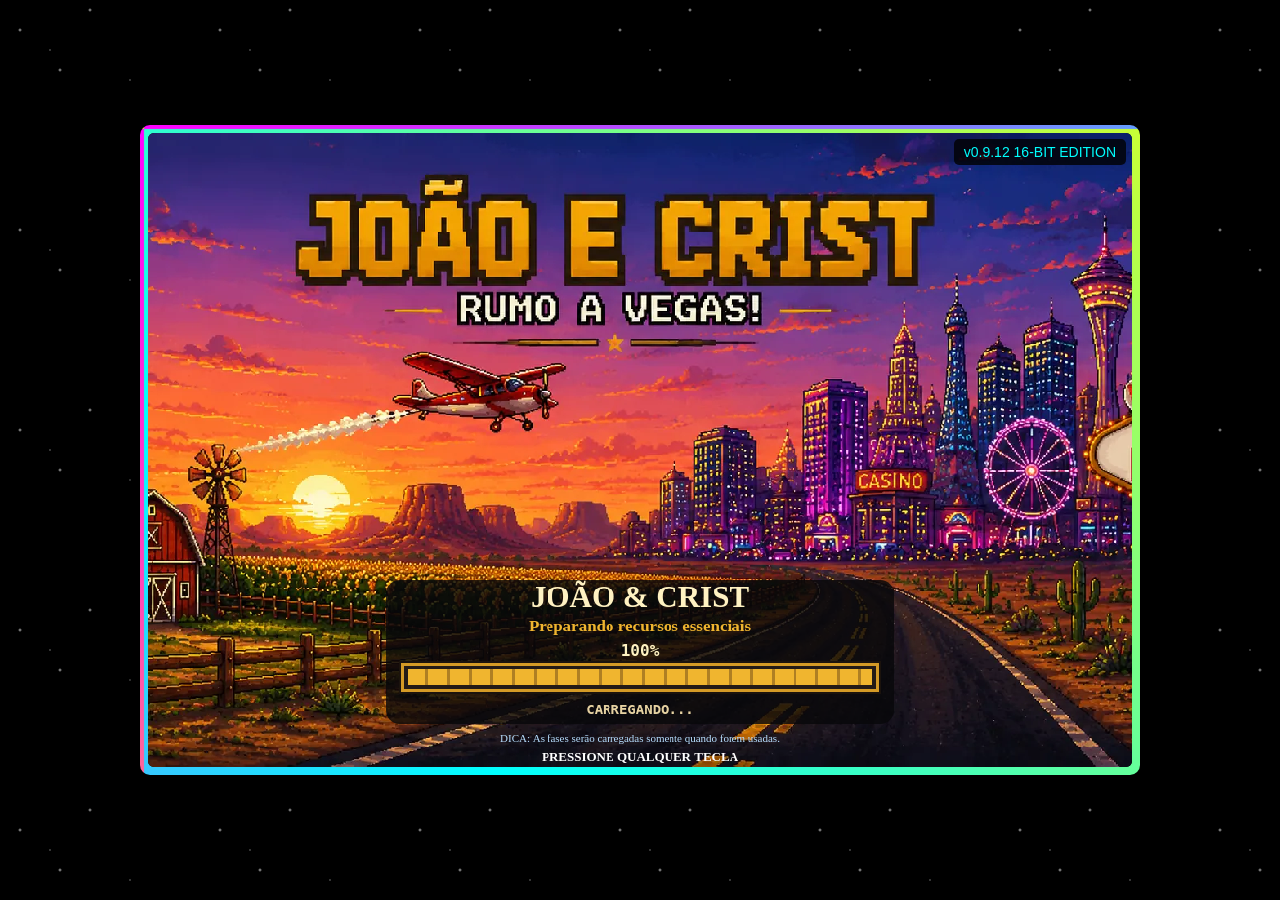
<file: index.html>
<!DOCTYPE html>
<html lang="pt-BR">
<head>
    <script>window.DEV=false;</script>
    <meta charset='utf-8'>
    <meta name="viewport" content="width=device-width, initial-scale=1.0">
    <title>João e Crist: Rumo a Vegas - v0.9.12 16-BIT EDITION</title>
    <link rel='stylesheet' href='style.css'>
    <link rel="icon" type="image/png" sizes="32x32" href="favicon-32.png">
    <link rel="icon" type="image/png" sizes="64x64" href="favicon-64.png">
    <link rel="shortcut icon" href="favicon.ico">
    <link rel="apple-touch-icon" sizes="180x180" href="apple-touch-icon.png">
    <style>
        body {
            margin: 0;
            padding: 0;
            background: #000;
            display: flex;
            justify-content: center;
            align-items: center;
            min-height: 100vh;
            font-family: Arial, sans-serif;
        }
        
        #game-container {
            position: relative;
            width: min(1000px, 100vw);
            aspect-ratio: 20 / 13;
            box-shadow: 0 8px 28px rgba(0,0,0,.65);
        }
        
        #game {
            display: block;
            width: 100%;
            height: 100%;
            image-rendering: pixelated;
            image-rendering: crisp-edges;
        }
        
        .version-tag {
            position: absolute;
            top: 10px;
            right: 10px;
            background: rgba(0, 0, 0, 0.8);
            color: #00ffff;
            padding: 5px 10px;
            border-radius: 5px;
            font-family: 'Bebas Neue', sans-serif;
            font-size: 14px;
            z-index: 1000;
        }
        
        .new-badge {
            background: #ff0000;
            color: #fff;
            padding: 2px 5px;
            border-radius: 3px;
            font-size: 10px;
            margin-left: 5px;
            animation: pulse 1s infinite;
        }
        
        @keyframes pulse {
            0%, 100% { opacity: 1; }
            50% { opacity: 0.5; }
        }
            #game-container:fullscreen { width:100vw; height:100vh; display:flex; align-items:center; justify-content:center; background:#000; }
        #game-container:fullscreen { width:100vw; height:100vh; aspect-ratio:auto; }
        #game-container:fullscreen #game { width:min(100vw, calc(100vh * 20 / 13)); height:min(100vh, calc(100vw * 13 / 20)); }
    </style>
<link rel="manifest" href="manifest.webmanifest">
<meta name="theme-color" content="#0b7ddd">
</head>
<body>
    <div id="game-container">
        <div class="version-tag">
            v0.9.12 16-BIT EDITION
        </div>
        <canvas id='game' width='1000' height='650'></canvas>
    </div>
<!-- ═══════════════════════════════════════════════════════════════ -->
    <!-- CONTROLES E SISTEMAS BASE -->
    <!-- ═══════════════════════════════════════════════════════════════ -->
    <script src='js/game-log.js'></script>
    <script src='js/controles.js'></script>
    <script src='js/gamepad-system.js'></script>
    <script src='js/sound-system.js'></script>
    <script src='js/settings-system.js'></script>
    <script src='js/performance-system.js'></script>
    <script src='js/trophy-system-final.js'></script> <!-- ✅ Sistema único de troféus -->
    <script src='js/save-system.js'></script>
    <script src='js/story.js'></script>
    <script src='js/evolution-system.js'></script>
    <script src='js/game-over.js'></script>
    
    <!-- ═══════════════════════════════════════════════════════════════ -->
    <!-- NOVO: SISTEMA DE COMBATE AVANÇADO -->
    <!-- ═══════════════════════════════════════════════════════════════ -->
    <script src='js/combat-system-advanced.js'></script>
    
    <!-- ═══════════════════════════════════════════════════════════════ -->
    <!-- PERSONAGENS (versões melhoradas) -->
    <!-- ═══════════════════════════════════════════════════════════════ -->
    <script src='js/runtime-stability.js'></script> <!-- AssetManager 2.0 / runtime global -->
    <script src='js/fx-sprite-pack.js'></script> <!-- efeitos 16-bit: impacto/explosao/aura -->
    <script src='js/player-joao.js'></script> <!-- CORRIGIDO: versão com patches -->
    <script src='js/player-crist.js'></script>
    <script src='js/player-chico.js'></script> <!-- desbloqueável: bônus da pescaria -->
    
    <!-- ═══════════════════════════════════════════════════════════════ -->
    <!-- INIMIGOS -->
    <!-- ═══════════════════════════════════════════════════════════════ -->
    <script src='js/enemy.js'></script>
    <script src='js/enemy-ciclista.js'></script> <!-- ✅ NOVO: Ciclista realista substitui Capanga -->
    <script src='js/enemy-fast.js'></script>
    <script src='js/enemy-strong.js'></script>
    <script src='js/enemy-basic.js'></script>
    <script src='js/enemy-tank.js'></script>
    <script src='js/enemy-berserker-melhorado.js'></script>
    <script src='js/enemy-cowboy.js'></script>
    <script src='js/enemy-cockroach.js'></script>
    <script src='js/enemy-vegas.js'></script> <!-- Fases 5 e 6: turistas, segurancas e personagens de Vegas -->
    <script src='js/enemy-elite.js'></script>  <!-- ✅ EXPANSÃO: Elite, Fantasma, Assassino -->
    <script src='js/boss-enemies.js'></script>
    <script src='js/boss-expansion.js'></script>  <!-- ✅ EXPANSÃO: TechBoss, ShadowBoss, GodBoss -->
    <script src='js/enemy-sprite-renderer.js'></script> <!-- renderer 16-bit unificado -->
    <script src='js/enemy-factory.js'></script>
    <script src='js/wave-system.js'></script>  <!-- ✅ EXPANSÃO: Sistema de ondas + Gate de nível -->
    <script src='js/level.js'></script>
    <script src='js/level-loader.js'></script> <!-- loading real, manifests e cleanup por fase -->
    <script src='js/bus-sequence.js'></script> <!-- v0.9.4: sequência Fase 2 -> ônibus -> Fase 3 -->
    <script src='js/club-sequence.js'></script> <!-- v0.9.5: fase especial Noite na Boate -->
    
    <script src='js/farm-background-16bit.js'></script>
<script src='js/graphics-upgrade.js'></script> <!-- v5.5: cenários + acabamento visual -->
    <script src='js/farm-dog-npc.js'></script> <!-- NPC cachorra da fazenda (Fase 1) -->
    <script src='js/story-cutscenes.js'></script>
    <script src='js/early-adventure.js'></script> <!-- objetivos da loteria e ciclista nas fases 1/2 --> <!-- Cutscenes narrativas da campanha -->
    
    <!-- ═══════════════════════════════════════════════════════════════ -->
    <!-- MAIN (deve ser último) -->
    <!-- ═══════════════════════════════════════════════════════════════ -->
    <script src='js/game-hardening.js'></script> <!-- estabilidade conservadora: timers/erros/cenas -->
    <script src='js/main.js'></script>
    <script src='js/popup-polish.js'></script>
    <script src='js/fishing-bonus.js'></script> <!-- bônus Pescaria do Chico Fumaça -->
    <script src='js/game-global-bridge.js'></script> <!-- compatibilidade segura para módulos legados -->
    <script src='js/performance-monitor.js'></script> <!-- FPS/memória sob demanda (?perf=1) -->
    <script src='js/missing-sprites-pack.js'></script> <!-- sprites extras: elite/ghost/assassin/bosses/drone -->
    <script src='js/hud-v093.js'></script>
    <script src='js/regression-guards.js'></script> <!-- proteção contra regressões estruturais -->
    <script src='js/touch-controls.js'></script>
<script>if('serviceWorker' in navigator && location.protocol.startsWith('http')){window.addEventListener('load',()=>navigator.serviceWorker.register('./sw.js').catch(e=>window.GameLog?.warn('SW',e)));}</script>
</body>
</html>
</file>
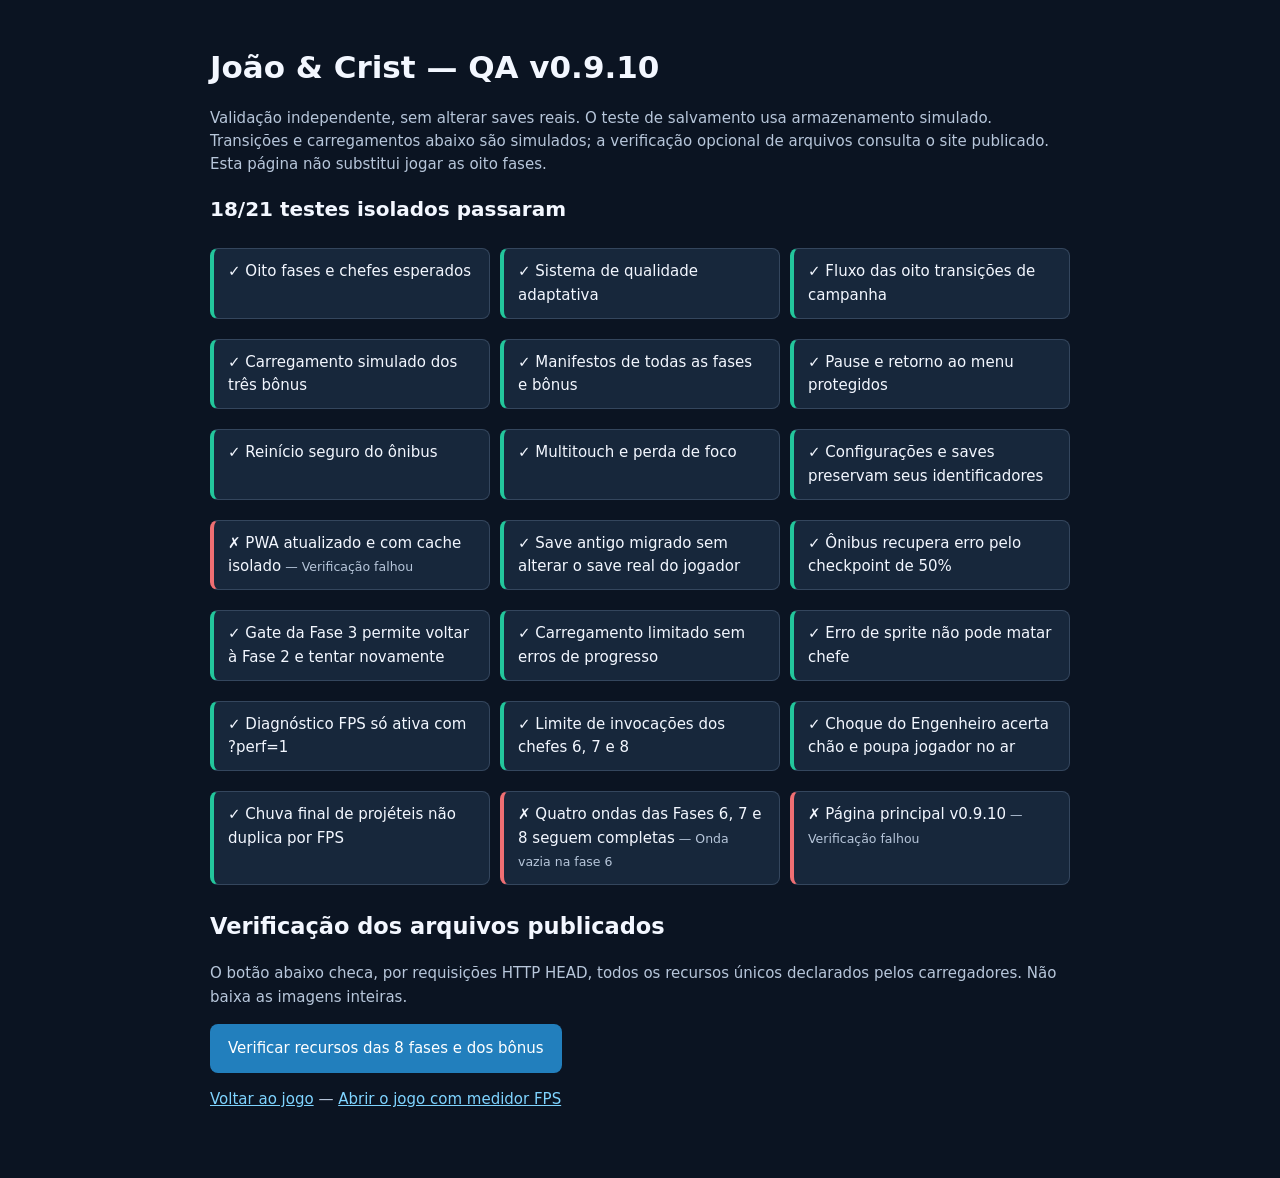
<file: tests/qa-v0910.html>
<!doctype html>
<html lang="pt-BR">
<head>
<meta charset="utf-8">
<meta name="viewport" content="width=device-width, initial-scale=1">
<title>QA de campanha e bônus — João & Crist v0.9.10</title>
<style>
:root{color-scheme:dark}
body{margin:0;background:#0b1422;color:#f3f7ff;font:15px/1.55 system-ui,-apple-system,sans-serif}
main{max-width:860px;margin:auto;padding:28px 18px 52px}
h1{font-size:clamp(23px,4vw,31px);line-height:1.2}
p,small{color:#b7c6da}
.grid{display:grid;grid-template-columns:repeat(auto-fit,minmax(230px,1fr));gap:10px}
article{border:1px solid #34465d;background:#17273b;padding:11px 14px;border-radius:8px;margin:5px 0}
.ok{border-left:4px solid #23c69c}.fail{border-left:4px solid #ef6f73}
button{background:#227fbd;color:#fff;border:0;padding:13px 18px;border-radius:8px;cursor:pointer;font:inherit}
button:disabled{opacity:.5;cursor:wait}
#summary{font-size:20px;font-weight:750;margin:18px 0}
#networkProgress{white-space:pre-wrap}
a{color:#7fd4ff}
</style>
<script>
window.__qaLoads=[];
window.__qaReleases=[];
window.assetManager={
 loadGroup:async function(group,images,onProgress){
   window.__qaLoads.push({group:group,count:images.length});
   if(onProgress) onProgress(1,{loaded:images.length,total:images.length});
   return {loaded:images.length,total:images.length};
 },
 releaseGroup:function(group){window.__qaReleases.push(group);},
 stats:function(){return {simulated:true,records:0,groups:0}}
};
window.soundSystem={preloadTypes:async function(keys,callback){if(callback)callback(keys.length,keys.length)},releaseTypes:function(){}};
</script>
<script src="../js/performance-system.js"></script>
<script src="../js/level.js"></script>
<script src="../js/level-loader.js"></script>
</head>
<body>
<main>
<h1>João & Crist — QA v0.9.10</h1>
<p>Validação independente, sem alterar saves reais. O teste de salvamento usa armazenamento simulado. Transições e carregamentos abaixo são simulados; a verificação opcional de arquivos consulta o site publicado. Esta página não substitui jogar as oito fases.</p>
<div id="summary">Executando...</div>
<div id="results" class="grid"></div>
<h2>Verificação dos arquivos publicados</h2>
<p>O botão abaixo checa, por requisições HTTP HEAD, todos os recursos únicos declarados pelos carregadores. Não baixa as imagens inteiras.</p>
<button id="verifyAssets" type="button">Verificar recursos das 8 fases e dos bônus</button>
<p id="networkProgress"></p>
<div id="networkErrors"></div>
<p><a href="../">Voltar ao jogo</a> — <a href="../?perf=1">Abrir o jogo com medidor FPS</a></p>
</main>
<script>
(function(){
 'use strict';
 const output=document.getElementById('results');
 const status=document.getElementById('summary');
 const rows=[];
 const assert=(v,m)=>{if(!v)throw Error(m||'Verificação falhou');};
 async function run(label,fn){
   try{await fn();rows.push({label,ok:true});}
   catch(e){rows.push({label,ok:false,detail:String(e?.message||e)});}
   output.replaceChildren();
   for(const row of rows){
     const el=document.createElement('article');el.className=row.ok?'ok':'fail';
     el.textContent=(row.ok?'✓ ':'✗ ')+row.label;
     if(row.detail){const small=document.createElement('small');small.textContent=' — '+row.detail;el.appendChild(small);}
     output.appendChild(el);
   }
   status.textContent=rows.filter(x=>x.ok).length+'/'+rows.length+' testes isolados passaram';
 }
 async function readFile(path){
   const r=await fetch('../'+path,{cache:'no-store'});
   assert(r.ok,'HTTP '+r.status+': '+path);
   return r.text();
 }
 function manifests(){
   const api=window.LevelAssetManifests;
   assert(api&&window.LEVELS_REF?.length===8,'Carregadores das 8 fases indisponíveis');
   return [...Array.from({length:8},(_,i)=>api.level(i,['João','Crist'])),api.bus(),api.fishing(['João','Crist']),api.club(['João','Crist'])];
 }
 async function initial(){
   await run('Oito fases e chefes esperados',()=>{
     assert(window.LEVELS_REF?.length===8);
     assert(window.LEVELS_REF[5].hasTechBoss);
     assert(window.LEVELS_REF[6].hasShadowBoss);
     assert(window.LEVELS_REF[7].hasGodBoss);
   });
   await run('Sistema de qualidade adaptativa',()=>{
     const p=new PerformanceSystem({data:{graphicsQuality:'auto'},save(){}});
     assert(p.shouldUpdateEnemy({x:800,w:50,life:10},0,1000));
     p.frameCounter=1;
     assert(!p.shouldUpdateEnemy({x:8000,w:50,life:10,__perfPhase:0},0,1000));
     assert(p.shouldUpdateEnemy({x:8000,w:50,life:10,isBoss:true},0,1000));
   });
   await run('Fluxo das oito transições de campanha',async()=>{
     for(let i=0;i<8;i++){
       let loaded=false;
       const ok=await window.levelManager.transitionLevel(i,{afterLoad:()=>{loaded=true}});
       assert(ok&&loaded&&window.levelManager.currentLevelIndex===i,'Falha na transição '+(i+1));
     }
     assert(window.__qaReleases.filter(x=>x.startsWith('level:')).length===7,'Liberação de fases anteriores falhou');
   });
   await run('Carregamento simulado dos três bônus',async()=>{
     for(const type of ['bus','club','fishing']){
       let loaded=false;
       const ok=await window.levelManager.loadBonus(type,{afterLoad:()=>loaded=true});
       assert(ok&&loaded,'Bônus não carregou: '+type);
       window.levelManager.releaseBonus(type);
     }
   });
   await run('Manifestos de todas as fases e bônus',()=>{
     const all=manifests();
     assert(all.length===11);
     for(const m of all) assert(m.images.length>0,'Manifesto vazio: '+m.name);
   });
   await run('Pause e retorno ao menu protegidos',async()=>{
     const src=await readFile('js/main.js');
     assert(src.includes('window.GameRuntime?.resumeTimers?.()'),'Timer não é retomado');
     assert(src.includes('window.busSequence?.reset?.()'),'Estado do ônibus não é limpo');
     assert(src.includes("for (const bonus of ['bus', 'fishing', 'club'])"),'Bônus não são liberados');
   });
   await run('Reinício seguro do ônibus',async()=>{
     const src=await readFile('js/bus-sequence.js');
     assert(src.includes('reset() {')&&src.includes('window.assetManager.isLoaded(spritePaths.idle)'));
   });
   await run('Multitouch e perda de foco',async()=>{
     const [touch,main]=await Promise.all([readFile('js/touch-controls.js'),readFile('js/main.js')]);
     assert(touch.includes('activeTouches.has(id)')&&touch.includes('remaining.some('));
     assert(main.includes("window.addEventListener('blur', releaseHeldInputs)"));
   });
   await run('Configurações e saves preservam seus identificadores',async()=>{
     const [save,settings]=await Promise.all([readFile('js/save-system.js'),readFile('js/settings-system.js')]);
     assert(save.includes("'joaoCristSave'")&&settings.includes("'joaoCristSettings'"));
   });
   await run('PWA atualizado e com cache isolado',async()=>{
     const sw=await readFile('sw.js');
     assert(sw.includes('joao-crist-v0910-20261030'));
     assert(sw.includes('key.startsWith(CACHE_PREFIX)')&&sw.includes('SCOPE_PATH'));
   });
   await run('Save antigo migrado sem alterar o save real do jogador',async()=>{
     const source=await readFile('js/save-system.js');
     const map=new Map();
     const storage={getItem:k=>map.get(k)||null,setItem:(k,v)=>map.set(k,String(v)),removeItem:k=>map.delete(k)};
     const Save=new Function('window','localStorage',source+';return SaveSystem;')({DEV:false},storage);
     map.set('joaoCristSave',JSON.stringify({highestLevel:8,playerProgress:{João:{level:25,xp:60}}}));
     const migrated=new Save();
     assert(migrated.load().gameCompleted,'Save legado não foi migrado');
     assert(migrated.loadPlayerProgress('João').level===25,'Evolução foi perdida');
     map.set('joaoCristSave',JSON.stringify({highestLevel:8,gameCompleted:false}));
     assert(new Save().load().gameCompleted===false,'Save incompleto foi marcado como vitória');
     map.delete('joaoCristSave');
     const session=new Save();
     session.saveCampaignCheckpoint({levelIndex:1,playerCount:2,selectedCharacters:['João','Crist'],score:950});
     const restored=new Save().loadCampaignCheckpoint();
     assert(restored.levelIndex===1&&restored.playerCount===2&&restored.score===950);
   });
   await run('Ônibus recupera erro pelo checkpoint de 50%',async()=>{
     const source=await readFile('js/bus-sequence.js');
     const loaded=new Set();
     const asset={
       image:path=>{loaded.add(path);return {complete:true,naturalWidth:10};},
       placeholder:path=>({complete:true,naturalWidth:10}),
       loadImage:async path=>{loaded.add(path);},
       isLoaded:path=>loaded.has(path)
     };
     const noop=()=>{};
     const fake={assetManager:asset,GameDebugConsole:{log:noop},soundSystem:{startLoop:noop,stopLoop:noop,stopMusic:noop,startMusic:noop,playSound:noop}};
     new Function('window','performance',source)(fake,performance);
     const bus=fake.busSequence;
     bus.run={state:'running',checkpointReached:true,checkpoint:{progress:50,lane:2,resistance:75,elapsed:42,collisions:1,score:900}};
     bus.errorMessage={title:'TESTE'};
     assert(bus.retryAfterError(),'Não reiniciou');
     assert(bus.run.progress===50&&bus.run.targetLane===2&&bus.run.resistance===75&&bus.errorMessage===null);
     bus.phase2Waiting=true;bus.reset();
     assert(bus.run===null&&!bus.phase2Waiting,'Estado do ônibus permaneceu após reset');
   });
   await run('Gate da Fase 3 permite voltar à Fase 2 e tentar novamente',async()=>{
     const src=await readFile('js/main.js');
     const a=src.indexOf('function loadLevel(index) {'),b=src.indexOf('\nfunction createEnemySafe(',a);
     assert(a>=0&&b>a,'Função loadLevel não encontrada');
     const body=src.slice(a,b);
     const history={resets:0,releases:[],checkpoints:[],blocked:0};
     const win={GameRuntime:{cancelTimersFor(){}},busSequence:{run:{state:'finish'},reset(){this.run=null;history.resets++;}},levelManager:{releaseBonus:k=>history.releases.push(k)}};
     const players=[{name:'João',life:100,w:44,h:100,evolution:{level:2}}];
     const setup=[
       'let currentLevelIndex=0,currentLevel=null,levelLoadToken=0,cameraX=0,enemySpawnDirector=null,levelGateActive=false,gameState="playing",score=700,playerCount=1,levelIntroTimer=0,levelStartTime=0,levelDamageTaken=0,bossSpawned=false,bossPhase=false,bossDefeated=false,bossWarningTimer=0,phase3ColonelIntroPlayed=false,waveSystem=null;',
       'const GameState={GAME_OVER:"gameover",VICTORY:"victory"};',
       'const LEVELS=Array.from({length:8},(_,i)=>({id:i+1,getGround(){return 530},useWaves:false}));',
       'const selectedCharacters=["João",null];',
       'let players=PS,enemies=[],particles=[],powerUps=[],destructibles=[];',
       'const gameOverScreen={activate:()=>history.blocked++};',
       'const saveSystem={saveCampaignCheckpoint:cp=>history.checkpoints.push(cp)};',
       'function refreshMenuOptions(){}',
       'function spawnEnemies(){}',
       'function spawnPowerUps(){}',
       'function checkLevelRequirement(index,ps){return index!==2||ps[0].evolution.level>=3;}'
     ].join('\n');
     const harness=new Function('window','PS','history',setup+'\n'+body+'\nreturn {loadLevel,get:()=>({index:currentLevelIndex,gate:levelGateActive,state:gameState})};')(win,players,history);
     harness.loadLevel(2);
     assert(harness.get().gate&&history.releases.includes('bus')&&history.resets===1);
     win.busSequence.run={state:'finish'};
     harness.loadLevel(1);
     assert(!harness.get().gate&&win.busSequence.run===null&&history.checkpoints.at(-1).levelIndex===1);
     players[0].evolution.level=3;
     harness.loadLevel(2);
     assert(!harness.get().gate&&history.checkpoints.at(-1).levelIndex===2);
   });
   await run('Carregamento limitado sem erros de progresso',async()=>{
     const source=await readFile('js/runtime-stability.js');
     const ctx={};
     new Function('window','navigator','performance','Image',source)(ctx,{deviceMemory:2},performance,class{});
     const manager=ctx.assetManager;
     let active=0,peak=0,progress=[];
     manager.loadImage=async path=>{
       active++;peak=Math.max(peak,active);
       await Promise.resolve();await Promise.resolve();await Promise.resolve();
       active--;
     };
     const images=Array.from({length:31},(_,i)=>'asset-test-'+i);
     await manager.loadGroup('qa:memory',images,(p)=>progress.push(p));
     assert(peak===3,'Carregamento de celular excedeu 3 simultâneos: '+peak);
     assert(progress.length===32&&progress[0]===0&&progress.at(-1)===1,'Progresso inválido');
     assert(progress.every((p,i)=>i===0||p>=progress[i-1]),'Progresso regrediu');
   });
   await run('Erro de sprite não pode matar chefe',async()=>{
     const src=await readFile('js/main.js');
     const first=src.indexOf('function drawEnemyFallback(');
     const last=src.indexOf('\nfunction safeGameLoopFrame(',first);
     const start=src.indexOf('        // Atualizar e desenhar inimigos\n');
     const end=src.indexOf('            // Verificar colisão dos ataques dos jogadores',start);
     assert(first>=0&&last>first&&start>=0&&end>start,'Rotina de resgate não encontrada');
     const ctx={save(){},restore(){},fillRect(){},strokeRect(){},fillText(){}};
     const boss={x:350,y:300,w:80,h:110,isBoss:true,life:200,update(){},draw(){throw Error('sprite indisponível')}};
     const logs={error(){}};
     const game={gamePerformance:null,GameDebugConsole:{error(){}}};
     const test=new Function('ctx','enemies','players','cameraX','canvas','window','performance','currentLevelIndex','console',
       src.slice(first,last)+'\n'+src.slice(start,end)+'\n        });');
     test(ctx,[boss],[],0,{width:1000},game,performance,7,logs);
     assert(boss.life===200&&!boss.dead,'Chefe foi morto por erro de sprite');
     assert(Number.isFinite(boss.__drawErrorRetryAt),'Tentativa posterior ausente');
   });
   await run('Diagnóstico FPS só ativa com ?perf=1',async()=>{
     const [src,main,index]=await Promise.all([
       readFile('js/performance-monitor.js'),readFile('js/main.js'),readFile('index.html')
     ]);
     assert(src.includes("get('perf') !== '1'"),'Overlay sempre ligado');
     assert(src.includes("pointer-events:none"),'Overlay pode bloquear toque');
     assert(main.includes('diagnosticsSnapshot = () =>'), 'Snapshot FPS ausente');
     assert(index.includes("js/performance-monitor.js"), 'Overlay não incluído');
   });
   await run('Limite de invocações dos chefes 6, 7 e 8',async()=>{
     const source=await readFile('js/boss-expansion.js');
     let now=10000;
     class EnemySim{
       constructor(x,y){this.x=x;this.y=y;this.groundY=y;this.w=50;this.h=70;this.life=100;this.maxLife=100;this.damage=10;this.attackDamage=10;}
       update(){}
       getCollisionBox(){return {x:this.x,y:this.y,w:this.w,h:this.h};}
     }
     const bossWindow={DEV:false,particles:null,projectiles:[],GameRuntime:{schedule(){}},soundSystem:null};
     const bosses=new Function('window','Enemy','FastEnemy','GhostEnemy','EliteEnemy','AssassinEnemy','Date',source+
       '\nreturn {TechBoss,ShadowBoss,GodBoss,activeBossMinions};')(
       bossWindow,EnemySim,EnemySim,EnemySim,EnemySim,EnemySim,{now:()=>now});
     const ps=[{x:200,y:430,w:40,h:100,life:200,invulnerable:0,takeDamage(n){this.life-=n;}}];
     const eng=new bosses.TechBoss(600,530),e=[eng];
     eng.lastShock=now;
     for(let i=0;i<7;i++){now+=5000;eng.update(ps,e);}
     assert(bosses.activeBossMinions(e)===4,'Engenheiro excedeu 4 drones');
     eng.phase=3;eng.life=100;
     for(let i=0;i<7;i++){now+=5000;eng.update(ps,e);}
     assert(bosses.activeBossMinions(e)===6,'Engenheiro excedeu 6 drones');
     const shadow=new bosses.ShadowBoss(600,530),s=[shadow];shadow.phase=3;shadow.life=100;shadow.cloneCooldown=1000;
     for(let i=0;i<8;i++){now+=2000;shadow.update(ps,s);}
     assert(bosses.activeBossMinions(s)===7,'A Sombra excedeu 7 clones');
     const god=new bosses.GodBoss(600,530),g=[god];god.phase=3;god.life=1200;
     for(let i=0;i<5;i++)god.performAbility('summon',ps,g);
     assert(bosses.activeBossMinions(g)===8,'Deus das Apostas excedeu 8 servos');
   });
   await run('Choque do Engenheiro acerta chão e poupa jogador no ar',async()=>{
     const source=await readFile('js/boss-expansion.js');
     let now=15000;
     class Base{constructor(x,y){this.x=x;this.y=y;this.groundY=y;this.w=50;this.h=80;this.life=100;this.maxLife=100;}update(){}}
     const w={DEV:false,particles:null,soundSystem:null};
     const {TechBoss}=new Function('window','Enemy','FastEnemy','Date',source+'\nreturn {TechBoss};')(w,Base,Base,{now:()=>now});
     const players=[
       {x:200,y:430,w:45,h:100,life:100,invulnerable:0,takeDamage(n){this.life-=n;}},
       {x:200,y:220,w:45,h:100,life:100,invulnerable:0,takeDamage(n){this.life-=n;}}
     ];
     const boss=new TechBoss(600,530);boss.lastDrone=now;boss.droneCooldown=999999;boss.lastShock=0;
     const enemies=[boss];boss.update(players,enemies);
     for(let i=0;i<14;i++)boss.update(players,enemies);
     assert(players[0].life===90,'Choque não atingiu jogador no chão');
     assert(players[1].life===100,'Choque atingiu jogador alto no ar');
   });
   await run('Chuva final de projéteis não duplica por FPS',async()=>{
     const source=await readFile('js/boss-expansion.js');
     let now=30000;
     class Base{constructor(x,y){this.x=x;this.y=y;this.groundY=y;this.w=50;this.h=80;this.life=100;this.maxLife=100;}update(){}}
     const w={DEV:false,projectiles:[],particles:null,soundSystem:null};
     const {GodBoss}=new Function('window','Enemy','Date',source+'\nreturn {GodBoss};')(w,Base,{now:()=>now});
     const boss=new GodBoss(600,530);boss.phase=3;boss.life=1800;boss.lastAbility=now+30000;
     const ps=[{x:200,y:430,w:40,h:100,life:100}],enemy=[boss];
     boss.update(ps,enemy);boss.update(ps,enemy);
     assert(w.projectiles.length===5,'Múltiplas chuvas em frames seguidos');
     now+=4001;boss.update(ps,enemy);
     assert(w.projectiles.length===10,'Nova chuva não foi disparada após intervalo');
   });
   await run('Quatro ondas das Fases 6, 7 e 8 seguem completas',async()=>{
     const src=await readFile('js/wave-system.js');
     class Base{constructor(x,y){this.x=x;this.y=y;this.life=100;this.maxLife=100;this.damage=10;this.attackDamage=10;}}
     const fake={players:[{x:410,w:40,life:100}],particles:null,soundSystem:null};
     const Wave=new Function('window','Enemy','EliteEnemy','GhostEnemy','AssassinEnemy','EnemyFactory',src+
       '\nreturn WaveSystem;')(fake,Base,Base,Base,Base,{create:(x,y)=>new Base(x,y)});
     for(const id of [6,7,8]){
       const waves=new Wave({id,width:5000,difficultyMultiplier:1.25},530),enemies=[];
       waves.startNextWave(enemies);
       for(let k=0;k<12&&!waves.allWavesDone;k++){
         assert(enemies.some(e=>e.life>0&&!e.dead),'Onda vazia na fase '+id);
         enemies.forEach(e=>e.dead=true);
         waves.waveTimer=waves.waveCooldown;
         waves.update(enemies);
       }
       assert(waves.allWavesDone&&waves.currentWave===4,'Fase '+id+' não concluiu 4 ondas');
     }
   });
   await run('Página principal v0.9.10',async()=>{
     const main=await readFile('index.html');
     assert(main.includes('v0.9.10 16-BIT EDITION'));
     assert(main.includes("js/performance-system.js"));
   });
 }
 document.getElementById('verifyAssets').addEventListener('click',async()=>{
   const button=document.getElementById('verifyAssets'),log=document.getElementById('networkProgress'),out=document.getElementById('networkErrors');
   button.disabled=true;out.replaceChildren();
   try{
     const paths=[...new Set(manifests().flatMap(m=>m.images))];
     let next=0,done=0;const failed=[];
     log.textContent='Verificando 0/'+paths.length+' arquivos...';
     const worker=async()=>{
       while(next<paths.length){
         const path=paths[next++];
         try{
           const r=await fetch('../'+path,{method:'HEAD',cache:'no-store'});
           if(!r.ok)failed.push(path+' — HTTP '+r.status);
         }catch(e){failed.push(path+' — '+String(e?.message||e));}
         done++;log.textContent='Verificando '+done+'/'+paths.length+' arquivos...';
       }
     };
     await Promise.all(Array.from({length:6},worker));
     log.textContent=(paths.length-failed.length)+'/'+paths.length+' arquivos HTTP acessíveis; '+failed.length+' falha(s).';
     for(const f of failed.slice(0,40)){const el=document.createElement('article');el.className='fail';el.textContent=f;out.appendChild(el);}
     if(failed.length>40){const el=document.createElement('p');el.textContent='Outras '+(failed.length-40)+' falhas não exibidas.';out.appendChild(el);}
   }catch(e){log.textContent='Falha na auditoria: '+String(e?.message||e);}
   finally{button.disabled=false;}
 });
 initial().catch(e=>{status.textContent='Erro de inicialização: '+String(e?.message||e)});
})();
</script></body></html>
</file>
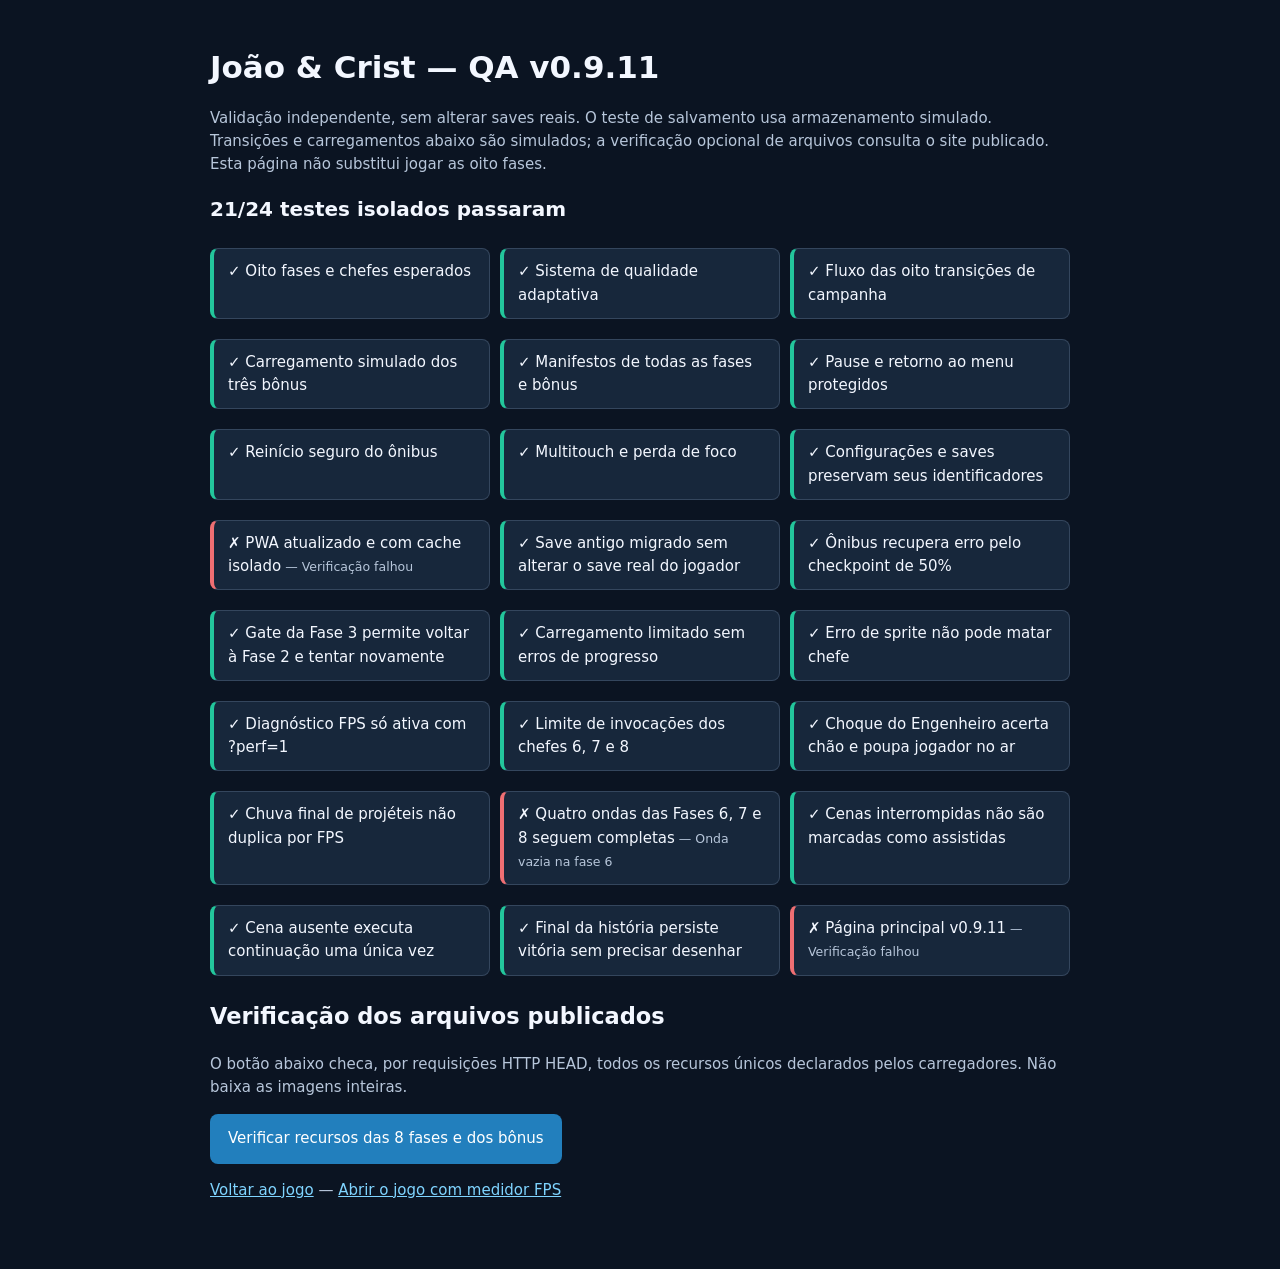
<file: tests/qa-v0911.html>
<!doctype html>
<html lang="pt-BR">
<head>
<meta charset="utf-8">
<meta name="viewport" content="width=device-width, initial-scale=1">
<title>QA de campanha e bônus — João & Crist v0.9.11</title>
<style>
:root{color-scheme:dark}
body{margin:0;background:#0b1422;color:#f3f7ff;font:15px/1.55 system-ui,-apple-system,sans-serif}
main{max-width:860px;margin:auto;padding:28px 18px 52px}
h1{font-size:clamp(23px,4vw,31px);line-height:1.2}
p,small{color:#b7c6da}
.grid{display:grid;grid-template-columns:repeat(auto-fit,minmax(230px,1fr));gap:10px}
article{border:1px solid #34465d;background:#17273b;padding:11px 14px;border-radius:8px;margin:5px 0}
.ok{border-left:4px solid #23c69c}.fail{border-left:4px solid #ef6f73}
button{background:#227fbd;color:#fff;border:0;padding:13px 18px;border-radius:8px;cursor:pointer;font:inherit}
button:disabled{opacity:.5;cursor:wait}
#summary{font-size:20px;font-weight:750;margin:18px 0}
#networkProgress{white-space:pre-wrap}
a{color:#7fd4ff}
</style>
<script>
window.__qaLoads=[];
window.__qaReleases=[];
window.assetManager={
 loadGroup:async function(group,images,onProgress){
   window.__qaLoads.push({group:group,count:images.length});
   if(onProgress) onProgress(1,{loaded:images.length,total:images.length});
   return {loaded:images.length,total:images.length};
 },
 releaseGroup:function(group){window.__qaReleases.push(group);},
 stats:function(){return {simulated:true,records:0,groups:0}}
};
window.soundSystem={preloadTypes:async function(keys,callback){if(callback)callback(keys.length,keys.length)},releaseTypes:function(){}};
</script>
<script src="../js/performance-system.js"></script>
<script src="../js/level.js"></script>
<script src="../js/level-loader.js"></script>
</head>
<body>
<main>
<h1>João & Crist — QA v0.9.11</h1>
<p>Validação independente, sem alterar saves reais. O teste de salvamento usa armazenamento simulado. Transições e carregamentos abaixo são simulados; a verificação opcional de arquivos consulta o site publicado. Esta página não substitui jogar as oito fases.</p>
<div id="summary">Executando...</div>
<div id="results" class="grid"></div>
<h2>Verificação dos arquivos publicados</h2>
<p>O botão abaixo checa, por requisições HTTP HEAD, todos os recursos únicos declarados pelos carregadores. Não baixa as imagens inteiras.</p>
<button id="verifyAssets" type="button">Verificar recursos das 8 fases e dos bônus</button>
<p id="networkProgress"></p>
<div id="networkErrors"></div>
<p><a href="../">Voltar ao jogo</a> — <a href="../?perf=1">Abrir o jogo com medidor FPS</a></p>
</main>
<script>
(function(){
 'use strict';
 const output=document.getElementById('results');
 const status=document.getElementById('summary');
 const rows=[];
 const assert=(v,m)=>{if(!v)throw Error(m||'Verificação falhou');};
 async function run(label,fn){
   try{await fn();rows.push({label,ok:true});}
   catch(e){rows.push({label,ok:false,detail:String(e?.message||e)});}
   output.replaceChildren();
   for(const row of rows){
     const el=document.createElement('article');el.className=row.ok?'ok':'fail';
     el.textContent=(row.ok?'✓ ':'✗ ')+row.label;
     if(row.detail){const small=document.createElement('small');small.textContent=' — '+row.detail;el.appendChild(small);}
     output.appendChild(el);
   }
   status.textContent=rows.filter(x=>x.ok).length+'/'+rows.length+' testes isolados passaram';
 }
 async function readFile(path){
   const r=await fetch('../'+path,{cache:'no-store'});
   assert(r.ok,'HTTP '+r.status+': '+path);
   return r.text();
 }
 function manifests(){
   const api=window.LevelAssetManifests;
   assert(api&&window.LEVELS_REF?.length===8,'Carregadores das 8 fases indisponíveis');
   return [...Array.from({length:8},(_,i)=>api.level(i,['João','Crist'])),api.bus(),api.fishing(['João','Crist']),api.club(['João','Crist'])];
 }
 async function initial(){
   await run('Oito fases e chefes esperados',()=>{
     assert(window.LEVELS_REF?.length===8);
     assert(window.LEVELS_REF[5].hasTechBoss);
     assert(window.LEVELS_REF[6].hasShadowBoss);
     assert(window.LEVELS_REF[7].hasGodBoss);
   });
   await run('Sistema de qualidade adaptativa',()=>{
     const p=new PerformanceSystem({data:{graphicsQuality:'auto'},save(){}});
     assert(p.shouldUpdateEnemy({x:800,w:50,life:10},0,1000));
     p.frameCounter=1;
     assert(!p.shouldUpdateEnemy({x:8000,w:50,life:10,__perfPhase:0},0,1000));
     assert(p.shouldUpdateEnemy({x:8000,w:50,life:10,isBoss:true},0,1000));
   });
   await run('Fluxo das oito transições de campanha',async()=>{
     for(let i=0;i<8;i++){
       let loaded=false;
       const ok=await window.levelManager.transitionLevel(i,{afterLoad:()=>{loaded=true}});
       assert(ok&&loaded&&window.levelManager.currentLevelIndex===i,'Falha na transição '+(i+1));
     }
     assert(window.__qaReleases.filter(x=>x.startsWith('level:')).length===7,'Liberação de fases anteriores falhou');
   });
   await run('Carregamento simulado dos três bônus',async()=>{
     for(const type of ['bus','club','fishing']){
       let loaded=false;
       const ok=await window.levelManager.loadBonus(type,{afterLoad:()=>loaded=true});
       assert(ok&&loaded,'Bônus não carregou: '+type);
       window.levelManager.releaseBonus(type);
     }
   });
   await run('Manifestos de todas as fases e bônus',()=>{
     const all=manifests();
     assert(all.length===11);
     for(const m of all) assert(m.images.length>0,'Manifesto vazio: '+m.name);
   });
   await run('Pause e retorno ao menu protegidos',async()=>{
     const src=await readFile('js/main.js');
     assert(src.includes('window.GameRuntime?.resumeTimers?.()'),'Timer não é retomado');
     assert(src.includes('window.busSequence?.reset?.()'),'Estado do ônibus não é limpo');
     assert(src.includes("for (const bonus of ['bus', 'fishing', 'club'])"),'Bônus não são liberados');
   });
   await run('Reinício seguro do ônibus',async()=>{
     const src=await readFile('js/bus-sequence.js');
     assert(src.includes('reset() {')&&src.includes('window.assetManager.isLoaded(spritePaths.idle)'));
   });
   await run('Multitouch e perda de foco',async()=>{
     const [touch,main]=await Promise.all([readFile('js/touch-controls.js'),readFile('js/main.js')]);
     assert(touch.includes('activeTouches.has(id)')&&touch.includes('remaining.some('));
     assert(main.includes("window.addEventListener('blur', releaseHeldInputs)"));
   });
   await run('Configurações e saves preservam seus identificadores',async()=>{
     const [save,settings]=await Promise.all([readFile('js/save-system.js'),readFile('js/settings-system.js')]);
     assert(save.includes("'joaoCristSave'")&&settings.includes("'joaoCristSettings'"));
   });
   await run('PWA atualizado e com cache isolado',async()=>{
     const sw=await readFile('sw.js');
     assert(sw.includes('joao-crist-v0911-20261030'));
     assert(sw.includes('key.startsWith(CACHE_PREFIX)')&&sw.includes('SCOPE_PATH'));
   });
   await run('Save antigo migrado sem alterar o save real do jogador',async()=>{
     const source=await readFile('js/save-system.js');
     const map=new Map();
     const storage={getItem:k=>map.get(k)||null,setItem:(k,v)=>map.set(k,String(v)),removeItem:k=>map.delete(k)};
     const Save=new Function('window','localStorage',source+';return SaveSystem;')({DEV:false},storage);
     map.set('joaoCristSave',JSON.stringify({highestLevel:8,playerProgress:{João:{level:25,xp:60}}}));
     const migrated=new Save();
     assert(migrated.load().gameCompleted,'Save legado não foi migrado');
     assert(migrated.loadPlayerProgress('João').level===25,'Evolução foi perdida');
     map.set('joaoCristSave',JSON.stringify({highestLevel:8,gameCompleted:false}));
     assert(new Save().load().gameCompleted===false,'Save incompleto foi marcado como vitória');
     map.delete('joaoCristSave');
     const session=new Save();
     session.saveCampaignCheckpoint({levelIndex:1,playerCount:2,selectedCharacters:['João','Crist'],score:950});
     const restored=new Save().loadCampaignCheckpoint();
     assert(restored.levelIndex===1&&restored.playerCount===2&&restored.score===950);
   });
   await run('Ônibus recupera erro pelo checkpoint de 50%',async()=>{
     const source=await readFile('js/bus-sequence.js');
     const loaded=new Set();
     const asset={
       image:path=>{loaded.add(path);return {complete:true,naturalWidth:10};},
       placeholder:path=>({complete:true,naturalWidth:10}),
       loadImage:async path=>{loaded.add(path);},
       isLoaded:path=>loaded.has(path)
     };
     const noop=()=>{};
     const fake={assetManager:asset,GameDebugConsole:{log:noop},soundSystem:{startLoop:noop,stopLoop:noop,stopMusic:noop,startMusic:noop,playSound:noop}};
     new Function('window','performance',source)(fake,performance);
     const bus=fake.busSequence;
     bus.run={state:'running',checkpointReached:true,checkpoint:{progress:50,lane:2,resistance:75,elapsed:42,collisions:1,score:900}};
     bus.errorMessage={title:'TESTE'};
     assert(bus.retryAfterError(),'Não reiniciou');
     assert(bus.run.progress===50&&bus.run.targetLane===2&&bus.run.resistance===75&&bus.errorMessage===null);
     bus.phase2Waiting=true;bus.reset();
     assert(bus.run===null&&!bus.phase2Waiting,'Estado do ônibus permaneceu após reset');
   });
   await run('Gate da Fase 3 permite voltar à Fase 2 e tentar novamente',async()=>{
     const src=await readFile('js/main.js');
     const a=src.indexOf('function loadLevel(index) {'),b=src.indexOf('\nfunction createEnemySafe(',a);
     assert(a>=0&&b>a,'Função loadLevel não encontrada');
     const body=src.slice(a,b);
     const history={resets:0,releases:[],checkpoints:[],blocked:0};
     const win={GameRuntime:{cancelTimersFor(){}},busSequence:{run:{state:'finish'},reset(){this.run=null;history.resets++;}},levelManager:{releaseBonus:k=>history.releases.push(k)}};
     const players=[{name:'João',life:100,w:44,h:100,evolution:{level:2}}];
     const setup=[
       'let currentLevelIndex=0,currentLevel=null,levelLoadToken=0,cameraX=0,enemySpawnDirector=null,levelGateActive=false,gameState="playing",score=700,playerCount=1,levelIntroTimer=0,levelStartTime=0,levelDamageTaken=0,bossSpawned=false,bossPhase=false,bossDefeated=false,bossWarningTimer=0,phase3ColonelIntroPlayed=false,waveSystem=null;',
       'const GameState={GAME_OVER:"gameover",VICTORY:"victory"};',
       'const LEVELS=Array.from({length:8},(_,i)=>({id:i+1,getGround(){return 530},useWaves:false}));',
       'const selectedCharacters=["João",null];',
       'let players=PS,enemies=[],particles=[],powerUps=[],destructibles=[];',
       'const gameOverScreen={activate:()=>history.blocked++};',
       'const saveSystem={saveCampaignCheckpoint:cp=>history.checkpoints.push(cp)};',
       'function refreshMenuOptions(){}',
       'function spawnEnemies(){}',
       'function spawnPowerUps(){}',
       'function checkLevelRequirement(index,ps){return index!==2||ps[0].evolution.level>=3;}'
     ].join('\n');
     const harness=new Function('window','PS','history',setup+'\n'+body+'\nreturn {loadLevel,get:()=>({index:currentLevelIndex,gate:levelGateActive,state:gameState})};')(win,players,history);
     harness.loadLevel(2);
     assert(harness.get().gate&&history.releases.includes('bus')&&history.resets===1);
     win.busSequence.run={state:'finish'};
     harness.loadLevel(1);
     assert(!harness.get().gate&&win.busSequence.run===null&&history.checkpoints.at(-1).levelIndex===1);
     players[0].evolution.level=3;
     harness.loadLevel(2);
     assert(!harness.get().gate&&history.checkpoints.at(-1).levelIndex===2);
   });
   await run('Carregamento limitado sem erros de progresso',async()=>{
     const source=await readFile('js/runtime-stability.js');
     const ctx={};
     new Function('window','navigator','performance','Image',source)(ctx,{deviceMemory:2},performance,class{});
     const manager=ctx.assetManager;
     let active=0,peak=0,progress=[];
     manager.loadImage=async path=>{
       active++;peak=Math.max(peak,active);
       await Promise.resolve();await Promise.resolve();await Promise.resolve();
       active--;
     };
     const images=Array.from({length:31},(_,i)=>'asset-test-'+i);
     await manager.loadGroup('qa:memory',images,(p)=>progress.push(p));
     assert(peak===3,'Carregamento de celular excedeu 3 simultâneos: '+peak);
     assert(progress.length===32&&progress[0]===0&&progress.at(-1)===1,'Progresso inválido');
     assert(progress.every((p,i)=>i===0||p>=progress[i-1]),'Progresso regrediu');
   });
   await run('Erro de sprite não pode matar chefe',async()=>{
     const src=await readFile('js/main.js');
     const first=src.indexOf('function drawEnemyFallback(');
     const last=src.indexOf('\nfunction safeGameLoopFrame(',first);
     const start=src.indexOf('        // Atualizar e desenhar inimigos\n');
     const end=src.indexOf('            // Verificar colisão dos ataques dos jogadores',start);
     assert(first>=0&&last>first&&start>=0&&end>start,'Rotina de resgate não encontrada');
     const ctx={save(){},restore(){},fillRect(){},strokeRect(){},fillText(){}};
     const boss={x:350,y:300,w:80,h:110,isBoss:true,life:200,update(){},draw(){throw Error('sprite indisponível')}};
     const logs={error(){}};
     const game={gamePerformance:null,GameDebugConsole:{error(){}}};
     const test=new Function('ctx','enemies','players','cameraX','canvas','window','performance','currentLevelIndex','console',
       src.slice(first,last)+'\n'+src.slice(start,end)+'\n        });');
     test(ctx,[boss],[],0,{width:1000},game,performance,7,logs);
     assert(boss.life===200&&!boss.dead,'Chefe foi morto por erro de sprite');
     assert(Number.isFinite(boss.__drawErrorRetryAt),'Tentativa posterior ausente');
   });
   await run('Diagnóstico FPS só ativa com ?perf=1',async()=>{
     const [src,main,index]=await Promise.all([
       readFile('js/performance-monitor.js'),readFile('js/main.js'),readFile('index.html')
     ]);
     assert(src.includes("get('perf') !== '1'"),'Overlay sempre ligado');
     assert(src.includes("pointer-events:none"),'Overlay pode bloquear toque');
     assert(main.includes('diagnosticsSnapshot = () =>'), 'Snapshot FPS ausente');
     assert(index.includes("js/performance-monitor.js"), 'Overlay não incluído');
   });
   await run('Limite de invocações dos chefes 6, 7 e 8',async()=>{
     const source=await readFile('js/boss-expansion.js');
     let now=10000;
     class EnemySim{
       constructor(x,y){this.x=x;this.y=y;this.groundY=y;this.w=50;this.h=70;this.life=100;this.maxLife=100;this.damage=10;this.attackDamage=10;}
       update(){}
       getCollisionBox(){return {x:this.x,y:this.y,w:this.w,h:this.h};}
     }
     const bossWindow={DEV:false,particles:null,projectiles:[],GameRuntime:{schedule(){}},soundSystem:null};
     const bosses=new Function('window','Enemy','FastEnemy','GhostEnemy','EliteEnemy','AssassinEnemy','Date',source+
       '\nreturn {TechBoss,ShadowBoss,GodBoss,activeBossMinions};')(
       bossWindow,EnemySim,EnemySim,EnemySim,EnemySim,EnemySim,{now:()=>now});
     const ps=[{x:200,y:430,w:40,h:100,life:200,invulnerable:0,takeDamage(n){this.life-=n;}}];
     const eng=new bosses.TechBoss(600,530),e=[eng];
     eng.lastShock=now;
     for(let i=0;i<7;i++){now+=5000;eng.update(ps,e);}
     assert(bosses.activeBossMinions(e)===4,'Engenheiro excedeu 4 drones');
     eng.phase=3;eng.life=100;
     for(let i=0;i<7;i++){now+=5000;eng.update(ps,e);}
     assert(bosses.activeBossMinions(e)===6,'Engenheiro excedeu 6 drones');
     const shadow=new bosses.ShadowBoss(600,530),s=[shadow];shadow.phase=3;shadow.life=100;shadow.cloneCooldown=1000;
     for(let i=0;i<8;i++){now+=2000;shadow.update(ps,s);}
     assert(bosses.activeBossMinions(s)===7,'A Sombra excedeu 7 clones');
     const god=new bosses.GodBoss(600,530),g=[god];god.phase=3;god.life=1200;
     for(let i=0;i<5;i++)god.performAbility('summon',ps,g);
     assert(bosses.activeBossMinions(g)===8,'Deus das Apostas excedeu 8 servos');
   });
   await run('Choque do Engenheiro acerta chão e poupa jogador no ar',async()=>{
     const source=await readFile('js/boss-expansion.js');
     let now=15000;
     class Base{constructor(x,y){this.x=x;this.y=y;this.groundY=y;this.w=50;this.h=80;this.life=100;this.maxLife=100;}update(){}}
     const w={DEV:false,particles:null,soundSystem:null};
     const {TechBoss}=new Function('window','Enemy','FastEnemy','Date',source+'\nreturn {TechBoss};')(w,Base,Base,{now:()=>now});
     const players=[
       {x:200,y:430,w:45,h:100,life:100,invulnerable:0,takeDamage(n){this.life-=n;}},
       {x:200,y:220,w:45,h:100,life:100,invulnerable:0,takeDamage(n){this.life-=n;}}
     ];
     const boss=new TechBoss(600,530);boss.lastDrone=now;boss.droneCooldown=999999;boss.lastShock=0;
     const enemies=[boss];boss.update(players,enemies);
     for(let i=0;i<14;i++)boss.update(players,enemies);
     assert(players[0].life===90,'Choque não atingiu jogador no chão');
     assert(players[1].life===100,'Choque atingiu jogador alto no ar');
   });
   await run('Chuva final de projéteis não duplica por FPS',async()=>{
     const source=await readFile('js/boss-expansion.js');
     let now=30000;
     class Base{constructor(x,y){this.x=x;this.y=y;this.groundY=y;this.w=50;this.h=80;this.life=100;this.maxLife=100;}update(){}}
     const w={DEV:false,projectiles:[],particles:null,soundSystem:null};
     const {GodBoss}=new Function('window','Enemy','Date',source+'\nreturn {GodBoss};')(w,Base,{now:()=>now});
     const boss=new GodBoss(600,530);boss.phase=3;boss.life=1800;boss.lastAbility=now+30000;
     const ps=[{x:200,y:430,w:40,h:100,life:100}],enemy=[boss];
     boss.update(ps,enemy);boss.update(ps,enemy);
     assert(w.projectiles.length===5,'Múltiplas chuvas em frames seguidos');
     now+=4001;boss.update(ps,enemy);
     assert(w.projectiles.length===10,'Nova chuva não foi disparada após intervalo');
   });
   await run('Quatro ondas das Fases 6, 7 e 8 seguem completas',async()=>{
     const src=await readFile('js/wave-system.js');
     class Base{constructor(x,y){this.x=x;this.y=y;this.life=100;this.maxLife=100;this.damage=10;this.attackDamage=10;}}
     const fake={players:[{x:410,w:40,life:100}],particles:null,soundSystem:null};
     const Wave=new Function('window','Enemy','EliteEnemy','GhostEnemy','AssassinEnemy','EnemyFactory',src+
       '\nreturn WaveSystem;')(fake,Base,Base,Base,Base,{create:(x,y)=>new Base(x,y)});
     for(const id of [6,7,8]){
       const waves=new Wave({id,width:5000,difficultyMultiplier:1.25},530),enemies=[];
       waves.startNextWave(enemies);
       for(let k=0;k<12&&!waves.allWavesDone;k++){
         assert(enemies.some(e=>e.life>0&&!e.dead),'Onda vazia na fase '+id);
         enemies.forEach(e=>e.dead=true);
         waves.waveTimer=waves.waveCooldown;
         waves.update(enemies);
       }
       assert(waves.allWavesDone&&waves.currentWave===4,'Fase '+id+' não concluiu 4 ondas');
     }
   });
   await run('Cenas interrompidas não são marcadas como assistidas',async()=>{
     const source=await readFile('js/story-cutscenes.js');
     const fake={soundSystem:{playSound(){}},assetManager:{image:()=>({complete:false})}};
     new Function('window','performance',source)(fake,performance);
     const scene=fake.storyCutscenes;
     let callbacks=0;
     assert(scene.start('ending',()=>callbacks++));
     assert(!scene.hasSeen('ending'),'Final marcado como visto antes de terminar');
     scene.cancel();
     assert(!scene.hasSeen('ending')&&callbacks===0,'Cancelamento comprometeu a história');
     assert(scene.start('ending',()=>callbacks++));
     scene.skip();scene.finish();
     assert(scene.hasSeen('ending')&&callbacks===1,'Conclusão duplicada ou não registrada');
   });
   await run('Cena ausente executa continuação uma única vez',async()=>{
     const src=await readFile('js/main.js');
     const first=src.indexOf('function startStoryScene(sceneId, onComplete) {');
     const last=src.indexOf('\nfunction startPhase3ColonelIntro(',first);
     assert(first>=0&&last>first,'startStoryScene não localizada');
     const handler=new Function('window','soundSystem','GameState','clearKeys',
       'let gameState="playing";'+src.slice(first,last)+'\nreturn startStoryScene;');
     let calls=0;
     const f=handler({storyCutscenes:{start(_id,callback){callback();return false;}}},
       {stopMusic(){}},{CUTSCENE:'cutscene'},()=>{});
     f('cena_inexistente',()=>calls++);
     assert(calls===1,'Cena inexistente disparou '+calls+' callbacks');
   });
   await run('Final da história persiste vitória sem precisar desenhar',async()=>{
     const src=await readFile('js/main.js');
     const a=src.indexOf('function finishGameWithStory() {');
     const b=src.indexOf('\nfunction nextLevel()',a);
     assert(a>=0&&b>a,'Finalização não localizada');
     let pending=null,commits=0;
     const window={storyCutscenes:{hasSeen(){return false;},active:null}};
     const final=new Function('window','GameState','commitVictoryOnce','startStoryScene',
       'let gameState="playing";'+src.slice(a,b)+'\nreturn {finish:finishGameWithStory,state:()=>gameState};')(
       window,{VICTORY:'victory'},()=>commits++,(id,callback)=>{pending=callback;window.storyCutscenes.active={id};return true;});
     final.finish();
     assert(commits===0&&pending&&final.state()==='playing','Vitória salva antes do final');
     final.finish();
     assert(commits===0,'Final reiniciado enquanto cena está ativa');
     window.storyCutscenes.active=null;
     pending();
     assert(commits===1&&final.state()==='victory','Vitória não persistiu ao terminar');
   });
   await run('Página principal v0.9.11',async()=>{
     const main=await readFile('index.html');
     assert(main.includes('v0.9.11 16-BIT EDITION'));
     assert(main.includes("js/performance-system.js"));
   });
 }
 document.getElementById('verifyAssets').addEventListener('click',async()=>{
   const button=document.getElementById('verifyAssets'),log=document.getElementById('networkProgress'),out=document.getElementById('networkErrors');
   button.disabled=true;out.replaceChildren();
   try{
     const paths=[...new Set(manifests().flatMap(m=>m.images))];
     let next=0,done=0;const failed=[];
     log.textContent='Verificando 0/'+paths.length+' arquivos...';
     const worker=async()=>{
       while(next<paths.length){
         const path=paths[next++];
         try{
           const r=await fetch('../'+path,{method:'HEAD',cache:'no-store'});
           if(!r.ok)failed.push(path+' — HTTP '+r.status);
         }catch(e){failed.push(path+' — '+String(e?.message||e));}
         done++;log.textContent='Verificando '+done+'/'+paths.length+' arquivos...';
       }
     };
     await Promise.all(Array.from({length:6},worker));
     log.textContent=(paths.length-failed.length)+'/'+paths.length+' arquivos HTTP acessíveis; '+failed.length+' falha(s).';
     for(const f of failed.slice(0,40)){const el=document.createElement('article');el.className='fail';el.textContent=f;out.appendChild(el);}
     if(failed.length>40){const el=document.createElement('p');el.textContent='Outras '+(failed.length-40)+' falhas não exibidas.';out.appendChild(el);}
   }catch(e){log.textContent='Falha na auditoria: '+String(e?.message||e);}
   finally{button.disabled=false;}
 });
 initial().catch(e=>{status.textContent='Erro de inicialização: '+String(e?.message||e)});
})();
</script></body></html>
</file>
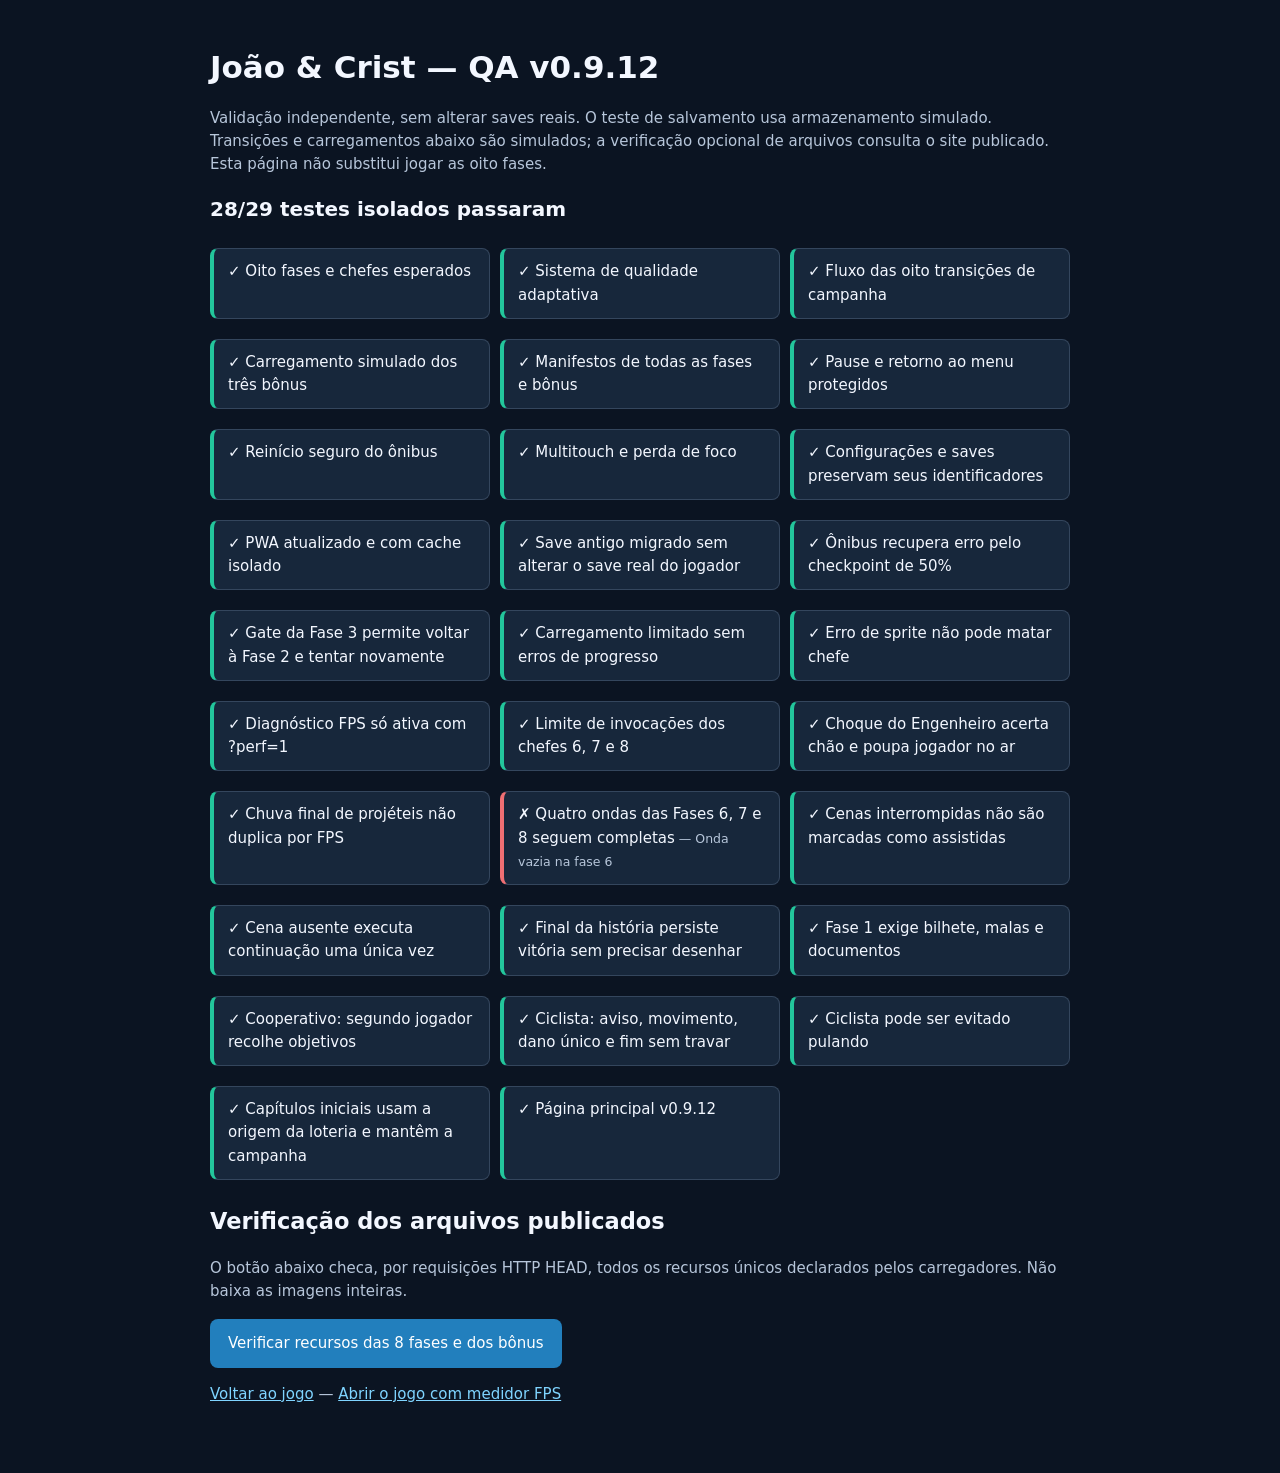
<file: tests/qa-v0912.html>
<!doctype html>
<html lang="pt-BR">
<head>
<meta charset="utf-8">
<meta name="viewport" content="width=device-width, initial-scale=1">
<title>QA de campanha e bônus — João & Crist v0.9.12</title>
<style>
:root{color-scheme:dark}
body{margin:0;background:#0b1422;color:#f3f7ff;font:15px/1.55 system-ui,-apple-system,sans-serif}
main{max-width:860px;margin:auto;padding:28px 18px 52px}
h1{font-size:clamp(23px,4vw,31px);line-height:1.2}
p,small{color:#b7c6da}
.grid{display:grid;grid-template-columns:repeat(auto-fit,minmax(230px,1fr));gap:10px}
article{border:1px solid #34465d;background:#17273b;padding:11px 14px;border-radius:8px;margin:5px 0}
.ok{border-left:4px solid #23c69c}.fail{border-left:4px solid #ef6f73}
button{background:#227fbd;color:#fff;border:0;padding:13px 18px;border-radius:8px;cursor:pointer;font:inherit}
button:disabled{opacity:.5;cursor:wait}
#summary{font-size:20px;font-weight:750;margin:18px 0}
#networkProgress{white-space:pre-wrap}
a{color:#7fd4ff}
</style>
<script>
window.__qaLoads=[];
window.__qaReleases=[];
window.assetManager={
 loadGroup:async function(group,images,onProgress){
   window.__qaLoads.push({group:group,count:images.length});
   if(onProgress) onProgress(1,{loaded:images.length,total:images.length});
   return {loaded:images.length,total:images.length};
 },
 releaseGroup:function(group){window.__qaReleases.push(group);},
 stats:function(){return {simulated:true,records:0,groups:0}}
};
window.soundSystem={preloadTypes:async function(keys,callback){if(callback)callback(keys.length,keys.length)},releaseTypes:function(){}};
</script>
<script src="../js/performance-system.js"></script>
<script src="../js/level.js"></script>
<script src="../js/level-loader.js"></script>
</head>
<body>
<main>
<h1>João & Crist — QA v0.9.12</h1>
<p>Validação independente, sem alterar saves reais. O teste de salvamento usa armazenamento simulado. Transições e carregamentos abaixo são simulados; a verificação opcional de arquivos consulta o site publicado. Esta página não substitui jogar as oito fases.</p>
<div id="summary">Executando...</div>
<div id="results" class="grid"></div>
<h2>Verificação dos arquivos publicados</h2>
<p>O botão abaixo checa, por requisições HTTP HEAD, todos os recursos únicos declarados pelos carregadores. Não baixa as imagens inteiras.</p>
<button id="verifyAssets" type="button">Verificar recursos das 8 fases e dos bônus</button>
<p id="networkProgress"></p>
<div id="networkErrors"></div>
<p><a href="../">Voltar ao jogo</a> — <a href="../?perf=1">Abrir o jogo com medidor FPS</a></p>
</main>
<script>
(function(){
 'use strict';
 const output=document.getElementById('results');
 const status=document.getElementById('summary');
 const rows=[];
 const assert=(v,m)=>{if(!v)throw Error(m||'Verificação falhou');};
 async function run(label,fn){
   try{await fn();rows.push({label,ok:true});}
   catch(e){rows.push({label,ok:false,detail:String(e?.message||e)});}
   output.replaceChildren();
   for(const row of rows){
     const el=document.createElement('article');el.className=row.ok?'ok':'fail';
     el.textContent=(row.ok?'✓ ':'✗ ')+row.label;
     if(row.detail){const small=document.createElement('small');small.textContent=' — '+row.detail;el.appendChild(small);}
     output.appendChild(el);
   }
   status.textContent=rows.filter(x=>x.ok).length+'/'+rows.length+' testes isolados passaram';
 }
 async function readFile(path){
   const r=await fetch('../'+path,{cache:'no-store'});
   assert(r.ok,'HTTP '+r.status+': '+path);
   return r.text();
 }
 function manifests(){
   const api=window.LevelAssetManifests;
   assert(api&&window.LEVELS_REF?.length===8,'Carregadores das 8 fases indisponíveis');
   return [...Array.from({length:8},(_,i)=>api.level(i,['João','Crist'])),api.bus(),api.fishing(['João','Crist']),api.club(['João','Crist'])];
 }
 async function initial(){
   await run('Oito fases e chefes esperados',()=>{
     assert(window.LEVELS_REF?.length===8);
     assert(window.LEVELS_REF[5].hasTechBoss);
     assert(window.LEVELS_REF[6].hasShadowBoss);
     assert(window.LEVELS_REF[7].hasGodBoss);
   });
   await run('Sistema de qualidade adaptativa',()=>{
     const p=new PerformanceSystem({data:{graphicsQuality:'auto'},save(){}});
     assert(p.shouldUpdateEnemy({x:800,w:50,life:10},0,1000));
     p.frameCounter=1;
     assert(!p.shouldUpdateEnemy({x:8000,w:50,life:10,__perfPhase:0},0,1000));
     assert(p.shouldUpdateEnemy({x:8000,w:50,life:10,isBoss:true},0,1000));
   });
   await run('Fluxo das oito transições de campanha',async()=>{
     for(let i=0;i<8;i++){
       let loaded=false;
       const ok=await window.levelManager.transitionLevel(i,{afterLoad:()=>{loaded=true}});
       assert(ok&&loaded&&window.levelManager.currentLevelIndex===i,'Falha na transição '+(i+1));
     }
     assert(window.__qaReleases.filter(x=>x.startsWith('level:')).length===7,'Liberação de fases anteriores falhou');
   });
   await run('Carregamento simulado dos três bônus',async()=>{
     for(const type of ['bus','club','fishing']){
       let loaded=false;
       const ok=await window.levelManager.loadBonus(type,{afterLoad:()=>loaded=true});
       assert(ok&&loaded,'Bônus não carregou: '+type);
       window.levelManager.releaseBonus(type);
     }
   });
   await run('Manifestos de todas as fases e bônus',()=>{
     const all=manifests();
     assert(all.length===11);
     for(const m of all) assert(m.images.length>0,'Manifesto vazio: '+m.name);
   });
   await run('Pause e retorno ao menu protegidos',async()=>{
     const src=await readFile('js/main.js');
     assert(src.includes('window.GameRuntime?.resumeTimers?.()'),'Timer não é retomado');
     assert(src.includes('window.busSequence?.reset?.()'),'Estado do ônibus não é limpo');
     assert(src.includes("for (const bonus of ['bus', 'fishing', 'club'])"),'Bônus não são liberados');
   });
   await run('Reinício seguro do ônibus',async()=>{
     const src=await readFile('js/bus-sequence.js');
     assert(src.includes('reset() {')&&src.includes('window.assetManager.isLoaded(spritePaths.idle)'));
   });
   await run('Multitouch e perda de foco',async()=>{
     const [touch,main]=await Promise.all([readFile('js/touch-controls.js'),readFile('js/main.js')]);
     assert(touch.includes('activeTouches.has(id)')&&touch.includes('remaining.some('));
     assert(main.includes("window.addEventListener('blur', releaseHeldInputs)"));
   });
   await run('Configurações e saves preservam seus identificadores',async()=>{
     const [save,settings]=await Promise.all([readFile('js/save-system.js'),readFile('js/settings-system.js')]);
     assert(save.includes("'joaoCristSave'")&&settings.includes("'joaoCristSettings'"));
   });
   await run('PWA atualizado e com cache isolado',async()=>{
     const sw=await readFile('sw.js');
     assert(sw.includes('joao-crist-v0912-20261030'));
     assert(sw.includes('key.startsWith(CACHE_PREFIX)')&&sw.includes('SCOPE_PATH'));
   });
   await run('Save antigo migrado sem alterar o save real do jogador',async()=>{
     const source=await readFile('js/save-system.js');
     const map=new Map();
     const storage={getItem:k=>map.get(k)||null,setItem:(k,v)=>map.set(k,String(v)),removeItem:k=>map.delete(k)};
     const Save=new Function('window','localStorage',source+';return SaveSystem;')({DEV:false},storage);
     map.set('joaoCristSave',JSON.stringify({highestLevel:8,playerProgress:{João:{level:25,xp:60}}}));
     const migrated=new Save();
     assert(migrated.load().gameCompleted,'Save legado não foi migrado');
     assert(migrated.loadPlayerProgress('João').level===25,'Evolução foi perdida');
     map.set('joaoCristSave',JSON.stringify({highestLevel:8,gameCompleted:false}));
     assert(new Save().load().gameCompleted===false,'Save incompleto foi marcado como vitória');
     map.delete('joaoCristSave');
     const session=new Save();
     session.saveCampaignCheckpoint({levelIndex:1,playerCount:2,selectedCharacters:['João','Crist'],score:950});
     const restored=new Save().loadCampaignCheckpoint();
     assert(restored.levelIndex===1&&restored.playerCount===2&&restored.score===950);
   });
   await run('Ônibus recupera erro pelo checkpoint de 50%',async()=>{
     const source=await readFile('js/bus-sequence.js');
     const loaded=new Set();
     const asset={
       image:path=>{loaded.add(path);return {complete:true,naturalWidth:10};},
       placeholder:path=>({complete:true,naturalWidth:10}),
       loadImage:async path=>{loaded.add(path);},
       isLoaded:path=>loaded.has(path)
     };
     const noop=()=>{};
     const fake={assetManager:asset,GameDebugConsole:{log:noop},soundSystem:{startLoop:noop,stopLoop:noop,stopMusic:noop,startMusic:noop,playSound:noop}};
     new Function('window','performance',source)(fake,performance);
     const bus=fake.busSequence;
     bus.run={state:'running',checkpointReached:true,checkpoint:{progress:50,lane:2,resistance:75,elapsed:42,collisions:1,score:900}};
     bus.errorMessage={title:'TESTE'};
     assert(bus.retryAfterError(),'Não reiniciou');
     assert(bus.run.progress===50&&bus.run.targetLane===2&&bus.run.resistance===75&&bus.errorMessage===null);
     bus.phase2Waiting=true;bus.reset();
     assert(bus.run===null&&!bus.phase2Waiting,'Estado do ônibus permaneceu após reset');
   });
   await run('Gate da Fase 3 permite voltar à Fase 2 e tentar novamente',async()=>{
     const src=await readFile('js/main.js');
     const a=src.indexOf('function loadLevel(index) {'),b=src.indexOf('\nfunction createEnemySafe(',a);
     assert(a>=0&&b>a,'Função loadLevel não encontrada');
     const body=src.slice(a,b);
     const history={resets:0,releases:[],checkpoints:[],blocked:0};
     const win={GameRuntime:{cancelTimersFor(){}},busSequence:{run:{state:'finish'},reset(){this.run=null;history.resets++;}},levelManager:{releaseBonus:k=>history.releases.push(k)}};
     const players=[{name:'João',life:100,w:44,h:100,evolution:{level:2}}];
     const setup=[
       'let currentLevelIndex=0,currentLevel=null,levelLoadToken=0,cameraX=0,enemySpawnDirector=null,levelGateActive=false,gameState="playing",score=700,playerCount=1,levelIntroTimer=0,levelStartTime=0,levelDamageTaken=0,bossSpawned=false,bossPhase=false,bossDefeated=false,bossWarningTimer=0,phase3ColonelIntroPlayed=false,waveSystem=null;',
       'const GameState={GAME_OVER:"gameover",VICTORY:"victory"};',
       'const LEVELS=Array.from({length:8},(_,i)=>({id:i+1,getGround(){return 530},useWaves:false}));',
       'const selectedCharacters=["João",null];',
       'let players=PS,enemies=[],particles=[],powerUps=[],destructibles=[];',
       'const gameOverScreen={activate:()=>history.blocked++};',
       'const saveSystem={saveCampaignCheckpoint:cp=>history.checkpoints.push(cp)};',
       'function refreshMenuOptions(){}',
       'function spawnEnemies(){}',
       'function spawnPowerUps(){}',
       'function checkLevelRequirement(index,ps){return index!==2||ps[0].evolution.level>=3;}'
     ].join('\n');
     const harness=new Function('window','PS','history',setup+'\n'+body+'\nreturn {loadLevel,get:()=>({index:currentLevelIndex,gate:levelGateActive,state:gameState})};')(win,players,history);
     harness.loadLevel(2);
     assert(harness.get().gate&&history.releases.includes('bus')&&history.resets===1);
     win.busSequence.run={state:'finish'};
     harness.loadLevel(1);
     assert(!harness.get().gate&&win.busSequence.run===null&&history.checkpoints.at(-1).levelIndex===1);
     players[0].evolution.level=3;
     harness.loadLevel(2);
     assert(!harness.get().gate&&history.checkpoints.at(-1).levelIndex===2);
   });
   await run('Carregamento limitado sem erros de progresso',async()=>{
     const source=await readFile('js/runtime-stability.js');
     const ctx={};
     new Function('window','navigator','performance','Image',source)(ctx,{deviceMemory:2},performance,class{});
     const manager=ctx.assetManager;
     let active=0,peak=0,progress=[];
     manager.loadImage=async path=>{
       active++;peak=Math.max(peak,active);
       await Promise.resolve();await Promise.resolve();await Promise.resolve();
       active--;
     };
     const images=Array.from({length:31},(_,i)=>'asset-test-'+i);
     await manager.loadGroup('qa:memory',images,(p)=>progress.push(p));
     assert(peak===3,'Carregamento de celular excedeu 3 simultâneos: '+peak);
     assert(progress.length===32&&progress[0]===0&&progress.at(-1)===1,'Progresso inválido');
     assert(progress.every((p,i)=>i===0||p>=progress[i-1]),'Progresso regrediu');
   });
   await run('Erro de sprite não pode matar chefe',async()=>{
     const src=await readFile('js/main.js');
     const first=src.indexOf('function drawEnemyFallback(');
     const last=src.indexOf('\nfunction safeGameLoopFrame(',first);
     const start=src.indexOf('        // Atualizar e desenhar inimigos\n');
     const end=src.indexOf('            // Verificar colisão dos ataques dos jogadores',start);
     assert(first>=0&&last>first&&start>=0&&end>start,'Rotina de resgate não encontrada');
     const ctx={save(){},restore(){},fillRect(){},strokeRect(){},fillText(){}};
     const boss={x:350,y:300,w:80,h:110,isBoss:true,life:200,update(){},draw(){throw Error('sprite indisponível')}};
     const logs={error(){}};
     const game={gamePerformance:null,GameDebugConsole:{error(){}}};
     const test=new Function('ctx','enemies','players','cameraX','canvas','window','performance','currentLevelIndex','console',
       src.slice(first,last)+'\n'+src.slice(start,end)+'\n        });');
     test(ctx,[boss],[],0,{width:1000},game,performance,7,logs);
     assert(boss.life===200&&!boss.dead,'Chefe foi morto por erro de sprite');
     assert(Number.isFinite(boss.__drawErrorRetryAt),'Tentativa posterior ausente');
   });
   await run('Diagnóstico FPS só ativa com ?perf=1',async()=>{
     const [src,main,index]=await Promise.all([
       readFile('js/performance-monitor.js'),readFile('js/main.js'),readFile('index.html')
     ]);
     assert(src.includes("get('perf') !== '1'"),'Overlay sempre ligado');
     assert(src.includes("pointer-events:none"),'Overlay pode bloquear toque');
     assert(main.includes('diagnosticsSnapshot = () =>'), 'Snapshot FPS ausente');
     assert(index.includes("js/performance-monitor.js"), 'Overlay não incluído');
   });
   await run('Limite de invocações dos chefes 6, 7 e 8',async()=>{
     const source=await readFile('js/boss-expansion.js');
     let now=10000;
     class EnemySim{
       constructor(x,y){this.x=x;this.y=y;this.groundY=y;this.w=50;this.h=70;this.life=100;this.maxLife=100;this.damage=10;this.attackDamage=10;}
       update(){}
       getCollisionBox(){return {x:this.x,y:this.y,w:this.w,h:this.h};}
     }
     const bossWindow={DEV:false,particles:null,projectiles:[],GameRuntime:{schedule(){}},soundSystem:null};
     const bosses=new Function('window','Enemy','FastEnemy','GhostEnemy','EliteEnemy','AssassinEnemy','Date',source+
       '\nreturn {TechBoss,ShadowBoss,GodBoss,activeBossMinions};')(
       bossWindow,EnemySim,EnemySim,EnemySim,EnemySim,EnemySim,{now:()=>now});
     const ps=[{x:200,y:430,w:40,h:100,life:200,invulnerable:0,takeDamage(n){this.life-=n;}}];
     const eng=new bosses.TechBoss(600,530),e=[eng];
     eng.lastShock=now;
     for(let i=0;i<7;i++){now+=5000;eng.update(ps,e);}
     assert(bosses.activeBossMinions(e)===4,'Engenheiro excedeu 4 drones');
     eng.phase=3;eng.life=100;
     for(let i=0;i<7;i++){now+=5000;eng.update(ps,e);}
     assert(bosses.activeBossMinions(e)===6,'Engenheiro excedeu 6 drones');
     const shadow=new bosses.ShadowBoss(600,530),s=[shadow];shadow.phase=3;shadow.life=100;shadow.cloneCooldown=1000;
     for(let i=0;i<8;i++){now+=2000;shadow.update(ps,s);}
     assert(bosses.activeBossMinions(s)===7,'A Sombra excedeu 7 clones');
     const god=new bosses.GodBoss(600,530),g=[god];god.phase=3;god.life=1200;
     for(let i=0;i<5;i++)god.performAbility('summon',ps,g);
     assert(bosses.activeBossMinions(g)===8,'Deus das Apostas excedeu 8 servos');
   });
   await run('Choque do Engenheiro acerta chão e poupa jogador no ar',async()=>{
     const source=await readFile('js/boss-expansion.js');
     let now=15000;
     class Base{constructor(x,y){this.x=x;this.y=y;this.groundY=y;this.w=50;this.h=80;this.life=100;this.maxLife=100;}update(){}}
     const w={DEV:false,particles:null,soundSystem:null};
     const {TechBoss}=new Function('window','Enemy','FastEnemy','Date',source+'\nreturn {TechBoss};')(w,Base,Base,{now:()=>now});
     const players=[
       {x:200,y:430,w:45,h:100,life:100,invulnerable:0,takeDamage(n){this.life-=n;}},
       {x:200,y:220,w:45,h:100,life:100,invulnerable:0,takeDamage(n){this.life-=n;}}
     ];
     const boss=new TechBoss(600,530);boss.lastDrone=now;boss.droneCooldown=999999;boss.lastShock=0;
     const enemies=[boss];boss.update(players,enemies);
     for(let i=0;i<14;i++)boss.update(players,enemies);
     assert(players[0].life===90,'Choque não atingiu jogador no chão');
     assert(players[1].life===100,'Choque atingiu jogador alto no ar');
   });
   await run('Chuva final de projéteis não duplica por FPS',async()=>{
     const source=await readFile('js/boss-expansion.js');
     let now=30000;
     class Base{constructor(x,y){this.x=x;this.y=y;this.groundY=y;this.w=50;this.h=80;this.life=100;this.maxLife=100;}update(){}}
     const w={DEV:false,projectiles:[],particles:null,soundSystem:null};
     const {GodBoss}=new Function('window','Enemy','Date',source+'\nreturn {GodBoss};')(w,Base,{now:()=>now});
     const boss=new GodBoss(600,530);boss.phase=3;boss.life=1800;boss.lastAbility=now+30000;
     const ps=[{x:200,y:430,w:40,h:100,life:100}],enemy=[boss];
     boss.update(ps,enemy);boss.update(ps,enemy);
     assert(w.projectiles.length===5,'Múltiplas chuvas em frames seguidos');
     now+=4001;boss.update(ps,enemy);
     assert(w.projectiles.length===10,'Nova chuva não foi disparada após intervalo');
   });
   await run('Quatro ondas das Fases 6, 7 e 8 seguem completas',async()=>{
     const src=await readFile('js/wave-system.js');
     class Base{constructor(x,y){this.x=x;this.y=y;this.life=100;this.maxLife=100;this.damage=10;this.attackDamage=10;}}
     const fake={players:[{x:410,w:40,life:100}],particles:null,soundSystem:null};
     const Wave=new Function('window','Enemy','EliteEnemy','GhostEnemy','AssassinEnemy','EnemyFactory',src+
       '\nreturn WaveSystem;')(fake,Base,Base,Base,Base,{create:(x,y)=>new Base(x,y)});
     for(const id of [6,7,8]){
       const waves=new Wave({id,width:5000,difficultyMultiplier:1.25},530),enemies=[];
       waves.startNextWave(enemies);
       for(let k=0;k<12&&!waves.allWavesDone;k++){
         assert(enemies.some(e=>e.life>0&&!e.dead),'Onda vazia na fase '+id);
         enemies.forEach(e=>e.dead=true);
         waves.waveTimer=waves.waveCooldown;
         waves.update(enemies);
       }
       assert(waves.allWavesDone&&waves.currentWave===4,'Fase '+id+' não concluiu 4 ondas');
     }
   });
   await run('Cenas interrompidas não são marcadas como assistidas',async()=>{
     const source=await readFile('js/story-cutscenes.js');
     const fake={soundSystem:{playSound(){}},assetManager:{image:()=>({complete:false})}};
     new Function('window','performance',source)(fake,performance);
     const scene=fake.storyCutscenes;
     let callbacks=0;
     assert(scene.start('ending',()=>callbacks++));
     assert(!scene.hasSeen('ending'),'Final marcado como visto antes de terminar');
     scene.cancel();
     assert(!scene.hasSeen('ending')&&callbacks===0,'Cancelamento comprometeu a história');
     assert(scene.start('ending',()=>callbacks++));
     scene.skip();scene.finish();
     assert(scene.hasSeen('ending')&&callbacks===1,'Conclusão duplicada ou não registrada');
   });
   await run('Cena ausente executa continuação uma única vez',async()=>{
     const src=await readFile('js/main.js');
     const first=src.indexOf('function startStoryScene(sceneId, onComplete) {');
     const last=src.indexOf('\nfunction startPhase3ColonelIntro(',first);
     assert(first>=0&&last>first,'startStoryScene não localizada');
     const handler=new Function('window','soundSystem','GameState','clearKeys',
       'let gameState="playing";'+src.slice(first,last)+'\nreturn startStoryScene;');
     let calls=0;
     const f=handler({storyCutscenes:{start(_id,callback){callback();return false;}}},
       {stopMusic(){}},{CUTSCENE:'cutscene'},()=>{});
     f('cena_inexistente',()=>calls++);
     assert(calls===1,'Cena inexistente disparou '+calls+' callbacks');
   });
   await run('Final da história persiste vitória sem precisar desenhar',async()=>{
     const src=await readFile('js/main.js');
     const a=src.indexOf('function finishGameWithStory() {');
     const b=src.indexOf('\nfunction nextLevel()',a);
     assert(a>=0&&b>a,'Finalização não localizada');
     let pending=null,commits=0;
     const window={storyCutscenes:{hasSeen(){return false;},active:null}};
     const final=new Function('window','GameState','commitVictoryOnce','startStoryScene',
       'let gameState="playing";'+src.slice(a,b)+'\nreturn {finish:finishGameWithStory,state:()=>gameState};')(
       window,{VICTORY:'victory'},()=>commits++,(id,callback)=>{pending=callback;window.storyCutscenes.active={id};return true;});
     final.finish();
     assert(commits===0&&pending&&final.state()==='playing','Vitória salva antes do final');
     final.finish();
     assert(commits===0,'Final reiniciado enquanto cena está ativa');
     window.storyCutscenes.active=null;
     pending();
     assert(commits===1&&final.state()==='victory','Vitória não persistiu ao terminar');
   });
   await run('Fase 1 exige bilhete, malas e documentos',async()=>{
     const source=await readFile('js/early-adventure.js');
     const w={soundSystem:{playSound(){}},GameDebugConsole:{log(){}}};
     new Function('window',source)(w);
     const a=w.earlyAdventure;a.reset(0);
     assert(!a.isStageReady(1),'Fase 1 liberou a saída sem a viagem preparada');
     const player={x:150,y:430,w:55,h:80,life:100};
     for(const x of [330,660,995]){player.x=x-27;a.update([player],510);}
     assert(a.isStageReady(1)&&a.missingSupplies().length===0,'Objetivos não completaram');
     a.reset(0);
     assert(!a.isStageReady(1),'Objetivos persistiram depois do reinício da fase');
   });
   await run('Cooperativo: segundo jogador recolhe objetivos',async()=>{
     const source=await readFile('js/early-adventure.js');
     const w={soundSystem:{playSound(){}},GameDebugConsole:{log(){}}};
     new Function('window',source)(w);
     const a=w.earlyAdventure;a.reset(0);
     a.update([{x:130,y:430,w:55,h:80,life:100},
               {x:970,y:430,w:55,h:80,life:100}],510);
     assert(a.collected.has('documentos'),'Objetivo não considera P2');
   });
   await run('Ciclista: aviso, movimento, dano único e fim sem travar',async()=>{
     const source=await readFile('js/early-adventure.js');
     const w={soundSystem:{playSound(){}},GameDebugConsole:{log(){}}};
     new Function('window',source)(w);
     const a=w.earlyAdventure;a.reset(1);
     const player={x:1150,y:430,w:55,h:80,life:100,takeDamage(n){this.life-=n;}};
     a.update([player],510);
     assert(a.bike.state==='warning','Não houve aviso ao entrar na rua');
     for(let i=0;i<65;i++)a.update([player],510);
     assert(a.bike.state==='moving','Ciclista não iniciou movimento');
     for(let i=0;i<190;i++)a.update([player],510);
     assert(a.bike.state==='done','Evento ficou preso na fase');
     assert(player.life>=92&&player.life<=100,'Dano repetido por colisão');
   });
   await run('Ciclista pode ser evitado pulando',async()=>{
     const source=await readFile('js/early-adventure.js');
     const w={soundSystem:{playSound(){}},GameDebugConsole:{log(){}}};
     new Function('window',source)(w);
     const a=w.earlyAdventure;a.reset(1);
     const player={x:1150,y:200,w:55,h:80,life:100,takeDamage(n){this.life-=n;}};
     a.update([player],510);
     for(let i=0;i<255;i++)a.update([player],510);
     assert(player.life===100,'Ciclista atingiu personagem acima da rua');
   });
   await run('Capítulos iniciais usam a origem da loteria e mantêm a campanha',async()=>{
     const [scenes,story,level,main,entry]=await Promise.all([
       readFile('js/story-cutscenes.js'),readFile('js/story.js'),
       readFile('js/level.js'),readFile('js/main.js'),readFile('index.html')
     ]);
     assert(scenes.includes("title:'O BILHETE PREMIADO'"),'Cutscene da loteria ausente');
     assert(scenes.includes("cityArrival:"),'Cena da rodoviária ausente');
     assert(story.includes('prêmio da loteria'),'Sinopse antiga ainda ativa');
     assert(level.includes('id: 8'),'Oito fases foram reduzidas');
     assert(main.includes('window.earlyAdventure?.isStageReady?.(1) !== false'),'Fase 1 não valida objetivos');
     assert(main.includes("startStoryScene('cityArrival'"),'Entrada da cidade não tem cena');
     assert(entry.includes('js/early-adventure.js'),'Novo módulo não carregado');
   });
   await run('Página principal v0.9.12',async()=>{
     const main=await readFile('index.html');
     assert(main.includes('v0.9.12 16-BIT EDITION'));
     assert(main.includes("js/performance-system.js"));
   });
 }
 document.getElementById('verifyAssets').addEventListener('click',async()=>{
   const button=document.getElementById('verifyAssets'),log=document.getElementById('networkProgress'),out=document.getElementById('networkErrors');
   button.disabled=true;out.replaceChildren();
   try{
     const paths=[...new Set(manifests().flatMap(m=>m.images))];
     let next=0,done=0;const failed=[];
     log.textContent='Verificando 0/'+paths.length+' arquivos...';
     const worker=async()=>{
       while(next<paths.length){
         const path=paths[next++];
         try{
           const r=await fetch('../'+path,{method:'HEAD',cache:'no-store'});
           if(!r.ok)failed.push(path+' — HTTP '+r.status);
         }catch(e){failed.push(path+' — '+String(e?.message||e));}
         done++;log.textContent='Verificando '+done+'/'+paths.length+' arquivos...';
       }
     };
     await Promise.all(Array.from({length:6},worker));
     log.textContent=(paths.length-failed.length)+'/'+paths.length+' arquivos HTTP acessíveis; '+failed.length+' falha(s).';
     for(const f of failed.slice(0,40)){const el=document.createElement('article');el.className='fail';el.textContent=f;out.appendChild(el);}
     if(failed.length>40){const el=document.createElement('p');el.textContent='Outras '+(failed.length-40)+' falhas não exibidas.';out.appendChild(el);}
   }catch(e){log.textContent='Falha na auditoria: '+String(e?.message||e);}
   finally{button.disabled=false;}
 });
 initial().catch(e=>{status.textContent='Erro de inicialização: '+String(e?.message||e)});
})();
</script></body></html>
</file>
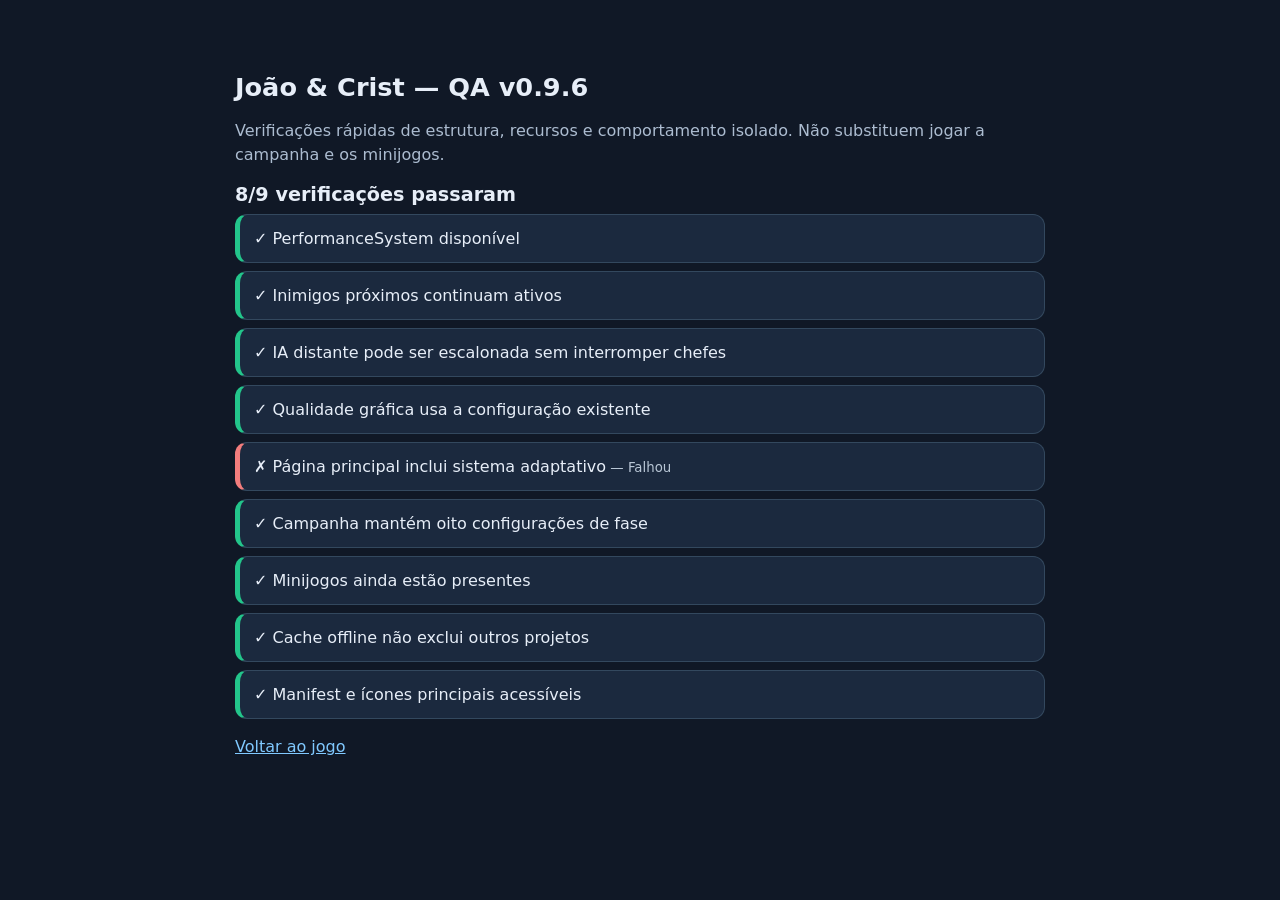
<file: tests/qa-v096.html>
<!doctype html>
<html lang="pt-BR">
<head>
<meta charset="utf-8">
<meta name="viewport" content="width=device-width,initial-scale=1">
<title>QA v0.9.6 | João & Crist</title>
<style>
body{font:16px system-ui,sans-serif;margin:0;background:#101826;color:#e7eef8}
main{max-width:810px;margin:35px auto;padding:20px}
h1{font-size:1.6rem}p{color:#acbcd0;line-height:1.5}
article{background:#1b293e;border:1px solid #33485e;border-radius:12px;padding:14px;margin:8px 0}
.ok{border-left:5px solid #23c58b}.fail{border-left:5px solid #f37d7d}
small{color:#b8c6d5}a{color:#80c9ff}#summary{font-weight:bold;font-size:1.2rem}
</style>
<script src="../js/performance-system.js"></script>
</head>
<body><main>
<h1>João & Crist — QA v0.9.6</h1>
<p>Verificações rápidas de estrutura, recursos e comportamento isolado. Não substituem jogar a campanha e os minijogos.</p>
<div id="summary">Executando verificações...</div>
<section id="results"></section>
<p><a href="../">Voltar ao jogo</a></p>
</main>
<script>
(async function(){
  const results=[];
  function assert(value, message){if(!value)throw new Error(message || 'Falhou');}
  async function test(label,fn){
    try{await fn();results.push({label,ok:true});}
    catch(err){results.push({label,ok:false,details:String(err.message||err)});}
  }
  async function getFile(path){
    const response=await fetch('../'+path,{cache:'no-store'});
    assert(response.ok,'HTTP '+response.status+' em '+path);
    return response.text();
  }
  await test('PerformanceSystem disponível',()=>{
    assert(typeof PerformanceSystem==='function','Classe não carregada');
  });
  await test('Inimigos próximos continuam ativos',()=>{
    const perf=new PerformanceSystem({data:{graphicsQuality:'auto'},save(){}});
    assert(perf.shouldUpdateEnemy({x:600,w:60,life:10},0,1000));
  });
  await test('IA distante pode ser escalonada sem interromper chefes',()=>{
    const perf=new PerformanceSystem({data:{graphicsQuality:'auto'},save(){}});
    perf.frameCounter=1;
    const e={x:6000,w:60,life:10,__perfPhase:0};
    assert(!perf.shouldUpdateEnemy(e,0,1000),'Inimigo distante não foi escalonado');
    assert(perf.shouldUpdateEnemy({...e,isBoss:true},0,1000),'Chefe afetado');
    assert(perf.shouldUpdateEnemy({...e,attacking:true},0,1000),'Ataque afetado');
  });
  await test('Qualidade gráfica usa a configuração existente',()=>{
    let saves=0;
    const settings={data:{graphicsQuality:'auto'},save(){saves++}};
    const perf=new PerformanceSystem(settings);
    assert(perf.cycleMode()==='high'&&settings.data.graphicsQuality==='high'&&saves===1);
  });
  await test('Página principal inclui sistema adaptativo',async()=>{
    const index=await getFile('index.html');
    assert(index.includes('js/performance-system.js'));
    assert(index.includes('v0.9.6'));
    assert(!index.includes('</html><script'),'Script após fechamento HTML');
  });
  await test('Campanha mantém oito configurações de fase',async()=>{
    const file=await getFile('js/level.js');
    assert((file.match(/new Level\(\{/g)||[]).length===8,'Quantidade de fases alterada');
  });
  await test('Minijogos ainda estão presentes',async()=>{
    await Promise.all(['js/bus-sequence.js','js/club-sequence.js','js/fishing-bonus.js'].map(getFile));
  });
  await test('Cache offline não exclui outros projetos',async()=>{
    const sw=await getFile('sw.js');
    assert(sw.includes("key.startsWith(CACHE_PREFIX)"),'Limpeza de cache sem namespace');
    assert(sw.includes('request.mode === \'navigate\''),'Fallback de HTML não isolado');
    assert(sw.includes('SCOPE_PATH'),'Escopo de recursos ausente');
  });
  await test('Manifest e ícones principais acessíveis',async()=>{
    const manifest=JSON.parse(await getFile('manifest.webmanifest'));
    assert(manifest.start_url==='./');
    await Promise.all(['icon-192.png','icon-512.png'].map(async path=>{
      const r=await fetch('../'+path,{method:'HEAD',cache:'no-store'});
      assert(r.ok,path+' indisponível');
    }));
  });
  const ok=results.filter(r=>r.ok).length;
  document.getElementById('summary').textContent=ok+'/'+results.length+' verificações passaram';
  const target=document.getElementById('results');
  for(const item of results){
    const node=document.createElement('article');
    node.className=item.ok?'ok':'fail';
    node.textContent=(item.ok?'✓ ':'✗ ')+item.label;
    if(item.details){const detail=document.createElement('small');detail.textContent=' — '+item.details;node.appendChild(detail);}
    target.appendChild(node);
  }
})();
</script></body></html>
</file>
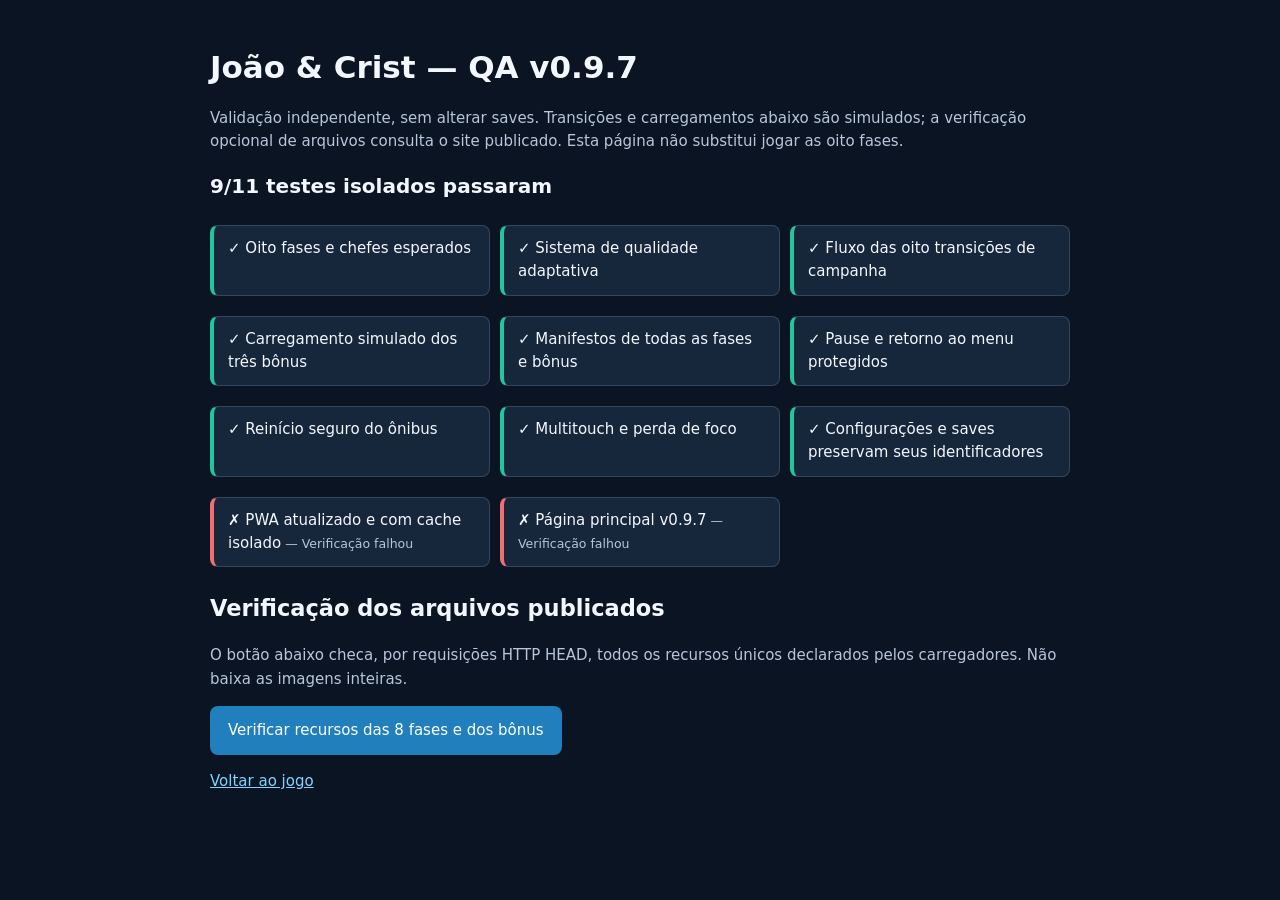
<file: tests/qa-v097.html>
<!doctype html>
<html lang="pt-BR">
<head>
<meta charset="utf-8">
<meta name="viewport" content="width=device-width, initial-scale=1">
<title>QA de campanha e bônus — João & Crist v0.9.7</title>
<style>
:root{color-scheme:dark}
body{margin:0;background:#0b1422;color:#f3f7ff;font:15px/1.55 system-ui,-apple-system,sans-serif}
main{max-width:860px;margin:auto;padding:28px 18px 52px}
h1{font-size:clamp(23px,4vw,31px);line-height:1.2}
p,small{color:#b7c6da}
.grid{display:grid;grid-template-columns:repeat(auto-fit,minmax(230px,1fr));gap:10px}
article{border:1px solid #34465d;background:#17273b;padding:11px 14px;border-radius:8px;margin:5px 0}
.ok{border-left:4px solid #23c69c}.fail{border-left:4px solid #ef6f73}
button{background:#227fbd;color:#fff;border:0;padding:13px 18px;border-radius:8px;cursor:pointer;font:inherit}
button:disabled{opacity:.5;cursor:wait}
#summary{font-size:20px;font-weight:750;margin:18px 0}
#networkProgress{white-space:pre-wrap}
a{color:#7fd4ff}
</style>
<script>
window.__qaLoads=[];
window.__qaReleases=[];
window.assetManager={
 loadGroup:async function(group,images,onProgress){
   window.__qaLoads.push({group:group,count:images.length});
   if(onProgress) onProgress(1,{loaded:images.length,total:images.length});
   return {loaded:images.length,total:images.length};
 },
 releaseGroup:function(group){window.__qaReleases.push(group);},
 stats:function(){return {simulated:true,records:0,groups:0}}
};
window.soundSystem={preloadTypes:async function(keys,callback){if(callback)callback(keys.length,keys.length)},releaseTypes:function(){}};
</script>
<script src="../js/performance-system.js"></script>
<script src="../js/level.js"></script>
<script src="../js/level-loader.js"></script>
</head>
<body>
<main>
<h1>João & Crist — QA v0.9.7</h1>
<p>Validação independente, sem alterar saves. Transições e carregamentos abaixo são simulados; a verificação opcional de arquivos consulta o site publicado. Esta página não substitui jogar as oito fases.</p>
<div id="summary">Executando...</div>
<div id="results" class="grid"></div>
<h2>Verificação dos arquivos publicados</h2>
<p>O botão abaixo checa, por requisições HTTP HEAD, todos os recursos únicos declarados pelos carregadores. Não baixa as imagens inteiras.</p>
<button id="verifyAssets" type="button">Verificar recursos das 8 fases e dos bônus</button>
<p id="networkProgress"></p>
<div id="networkErrors"></div>
<p><a href="../">Voltar ao jogo</a></p>
</main>
<script>
(function(){
 'use strict';
 const output=document.getElementById('results');
 const status=document.getElementById('summary');
 const rows=[];
 const assert=(v,m)=>{if(!v)throw Error(m||'Verificação falhou');};
 async function run(label,fn){
   try{await fn();rows.push({label,ok:true});}
   catch(e){rows.push({label,ok:false,detail:String(e?.message||e)});}
   output.replaceChildren();
   for(const row of rows){
     const el=document.createElement('article');el.className=row.ok?'ok':'fail';
     el.textContent=(row.ok?'✓ ':'✗ ')+row.label;
     if(row.detail){const small=document.createElement('small');small.textContent=' — '+row.detail;el.appendChild(small);}
     output.appendChild(el);
   }
   status.textContent=rows.filter(x=>x.ok).length+'/'+rows.length+' testes isolados passaram';
 }
 async function readFile(path){
   const r=await fetch('../'+path,{cache:'no-store'});
   assert(r.ok,'HTTP '+r.status+': '+path);
   return r.text();
 }
 function manifests(){
   const api=window.LevelAssetManifests;
   assert(api&&window.LEVELS_REF?.length===8,'Carregadores das 8 fases indisponíveis');
   return [...Array.from({length:8},(_,i)=>api.level(i,['João','Crist'])),api.bus(),api.fishing(['João','Crist']),api.club(['João','Crist'])];
 }
 async function initial(){
   await run('Oito fases e chefes esperados',()=>{
     assert(window.LEVELS_REF?.length===8);
     assert(window.LEVELS_REF[5].hasTechBoss);
     assert(window.LEVELS_REF[6].hasShadowBoss);
     assert(window.LEVELS_REF[7].hasGodBoss);
   });
   await run('Sistema de qualidade adaptativa',()=>{
     const p=new PerformanceSystem({data:{graphicsQuality:'auto'},save(){}});
     assert(p.shouldUpdateEnemy({x:800,w:50,life:10},0,1000));
     p.frameCounter=1;
     assert(!p.shouldUpdateEnemy({x:8000,w:50,life:10,__perfPhase:0},0,1000));
     assert(p.shouldUpdateEnemy({x:8000,w:50,life:10,isBoss:true},0,1000));
   });
   await run('Fluxo das oito transições de campanha',async()=>{
     for(let i=0;i<8;i++){
       let loaded=false;
       const ok=await window.levelManager.transitionLevel(i,{afterLoad:()=>{loaded=true}});
       assert(ok&&loaded&&window.levelManager.currentLevelIndex===i,'Falha na transição '+(i+1));
     }
     assert(window.__qaReleases.filter(x=>x.startsWith('level:')).length===7,'Liberação de fases anteriores falhou');
   });
   await run('Carregamento simulado dos três bônus',async()=>{
     for(const type of ['bus','club','fishing']){
       let loaded=false;
       const ok=await window.levelManager.loadBonus(type,{afterLoad:()=>loaded=true});
       assert(ok&&loaded,'Bônus não carregou: '+type);
       window.levelManager.releaseBonus(type);
     }
   });
   await run('Manifestos de todas as fases e bônus',()=>{
     const all=manifests();
     assert(all.length===11);
     for(const m of all) assert(m.images.length>0,'Manifesto vazio: '+m.name);
   });
   await run('Pause e retorno ao menu protegidos',async()=>{
     const src=await readFile('js/main.js');
     assert(src.includes('window.GameRuntime?.resumeTimers?.()'),'Timer não é retomado');
     assert(src.includes('window.busSequence?.reset?.()'),'Estado do ônibus não é limpo');
     assert(src.includes("for (const bonus of ['bus', 'fishing', 'club'])"),'Bônus não são liberados');
   });
   await run('Reinício seguro do ônibus',async()=>{
     const src=await readFile('js/bus-sequence.js');
     assert(src.includes('reset() {')&&src.includes('window.assetManager.isLoaded(spritePaths.idle)'));
   });
   await run('Multitouch e perda de foco',async()=>{
     const [touch,main]=await Promise.all([readFile('js/touch-controls.js'),readFile('js/main.js')]);
     assert(touch.includes('activeTouches.has(id)')&&touch.includes('remaining.some('));
     assert(main.includes("window.addEventListener('blur', releaseHeldInputs)"));
   });
   await run('Configurações e saves preservam seus identificadores',async()=>{
     const [save,settings]=await Promise.all([readFile('js/save-system.js'),readFile('js/settings-system.js')]);
     assert(save.includes("'joaoCristSave'")&&settings.includes("'joaoCristSettings'"));
   });
   await run('PWA atualizado e com cache isolado',async()=>{
     const sw=await readFile('sw.js');
     assert(sw.includes('joao-crist-v097-20261030'));
     assert(sw.includes('key.startsWith(CACHE_PREFIX)')&&sw.includes('SCOPE_PATH'));
   });
   await run('Página principal v0.9.7',async()=>{
     const main=await readFile('index.html');
     assert(main.includes('v0.9.7 16-BIT EDITION'));
     assert(main.includes("js/performance-system.js"));
   });
 }
 document.getElementById('verifyAssets').addEventListener('click',async()=>{
   const button=document.getElementById('verifyAssets'),log=document.getElementById('networkProgress'),out=document.getElementById('networkErrors');
   button.disabled=true;out.replaceChildren();
   try{
     const paths=[...new Set(manifests().flatMap(m=>m.images))];
     let next=0,done=0;const failed=[];
     log.textContent='Verificando 0/'+paths.length+' arquivos...';
     const worker=async()=>{
       while(next<paths.length){
         const path=paths[next++];
         try{
           const r=await fetch('../'+path,{method:'HEAD',cache:'no-store'});
           if(!r.ok)failed.push(path+' — HTTP '+r.status);
         }catch(e){failed.push(path+' — '+String(e?.message||e));}
         done++;log.textContent='Verificando '+done+'/'+paths.length+' arquivos...';
       }
     };
     await Promise.all(Array.from({length:6},worker));
     log.textContent=(paths.length-failed.length)+'/'+paths.length+' arquivos HTTP acessíveis; '+failed.length+' falha(s).';
     for(const f of failed.slice(0,40)){const el=document.createElement('article');el.className='fail';el.textContent=f;out.appendChild(el);}
     if(failed.length>40){const el=document.createElement('p');el.textContent='Outras '+(failed.length-40)+' falhas não exibidas.';out.appendChild(el);}
   }catch(e){log.textContent='Falha na auditoria: '+String(e?.message||e);}
   finally{button.disabled=false;}
 });
 initial().catch(e=>{status.textContent='Erro de inicialização: '+String(e?.message||e)});
})();
</script></body></html>
</file>
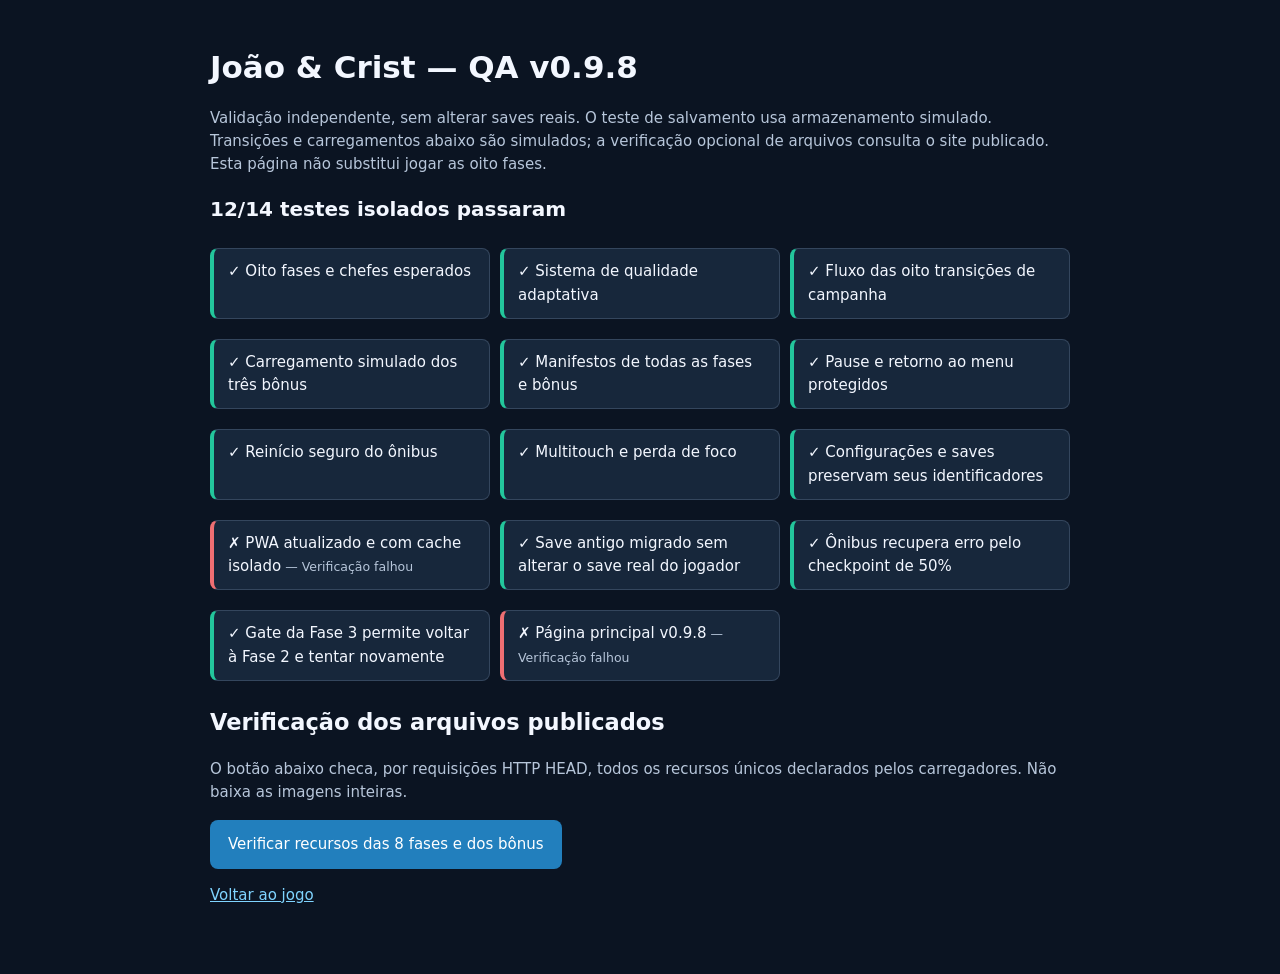
<file: tests/qa-v098.html>
<!doctype html>
<html lang="pt-BR">
<head>
<meta charset="utf-8">
<meta name="viewport" content="width=device-width, initial-scale=1">
<title>QA de campanha e bônus — João & Crist v0.9.8</title>
<style>
:root{color-scheme:dark}
body{margin:0;background:#0b1422;color:#f3f7ff;font:15px/1.55 system-ui,-apple-system,sans-serif}
main{max-width:860px;margin:auto;padding:28px 18px 52px}
h1{font-size:clamp(23px,4vw,31px);line-height:1.2}
p,small{color:#b7c6da}
.grid{display:grid;grid-template-columns:repeat(auto-fit,minmax(230px,1fr));gap:10px}
article{border:1px solid #34465d;background:#17273b;padding:11px 14px;border-radius:8px;margin:5px 0}
.ok{border-left:4px solid #23c69c}.fail{border-left:4px solid #ef6f73}
button{background:#227fbd;color:#fff;border:0;padding:13px 18px;border-radius:8px;cursor:pointer;font:inherit}
button:disabled{opacity:.5;cursor:wait}
#summary{font-size:20px;font-weight:750;margin:18px 0}
#networkProgress{white-space:pre-wrap}
a{color:#7fd4ff}
</style>
<script>
window.__qaLoads=[];
window.__qaReleases=[];
window.assetManager={
 loadGroup:async function(group,images,onProgress){
   window.__qaLoads.push({group:group,count:images.length});
   if(onProgress) onProgress(1,{loaded:images.length,total:images.length});
   return {loaded:images.length,total:images.length};
 },
 releaseGroup:function(group){window.__qaReleases.push(group);},
 stats:function(){return {simulated:true,records:0,groups:0}}
};
window.soundSystem={preloadTypes:async function(keys,callback){if(callback)callback(keys.length,keys.length)},releaseTypes:function(){}};
</script>
<script src="../js/performance-system.js"></script>
<script src="../js/level.js"></script>
<script src="../js/level-loader.js"></script>
</head>
<body>
<main>
<h1>João & Crist — QA v0.9.8</h1>
<p>Validação independente, sem alterar saves reais. O teste de salvamento usa armazenamento simulado. Transições e carregamentos abaixo são simulados; a verificação opcional de arquivos consulta o site publicado. Esta página não substitui jogar as oito fases.</p>
<div id="summary">Executando...</div>
<div id="results" class="grid"></div>
<h2>Verificação dos arquivos publicados</h2>
<p>O botão abaixo checa, por requisições HTTP HEAD, todos os recursos únicos declarados pelos carregadores. Não baixa as imagens inteiras.</p>
<button id="verifyAssets" type="button">Verificar recursos das 8 fases e dos bônus</button>
<p id="networkProgress"></p>
<div id="networkErrors"></div>
<p><a href="../">Voltar ao jogo</a></p>
</main>
<script>
(function(){
 'use strict';
 const output=document.getElementById('results');
 const status=document.getElementById('summary');
 const rows=[];
 const assert=(v,m)=>{if(!v)throw Error(m||'Verificação falhou');};
 async function run(label,fn){
   try{await fn();rows.push({label,ok:true});}
   catch(e){rows.push({label,ok:false,detail:String(e?.message||e)});}
   output.replaceChildren();
   for(const row of rows){
     const el=document.createElement('article');el.className=row.ok?'ok':'fail';
     el.textContent=(row.ok?'✓ ':'✗ ')+row.label;
     if(row.detail){const small=document.createElement('small');small.textContent=' — '+row.detail;el.appendChild(small);}
     output.appendChild(el);
   }
   status.textContent=rows.filter(x=>x.ok).length+'/'+rows.length+' testes isolados passaram';
 }
 async function readFile(path){
   const r=await fetch('../'+path,{cache:'no-store'});
   assert(r.ok,'HTTP '+r.status+': '+path);
   return r.text();
 }
 function manifests(){
   const api=window.LevelAssetManifests;
   assert(api&&window.LEVELS_REF?.length===8,'Carregadores das 8 fases indisponíveis');
   return [...Array.from({length:8},(_,i)=>api.level(i,['João','Crist'])),api.bus(),api.fishing(['João','Crist']),api.club(['João','Crist'])];
 }
 async function initial(){
   await run('Oito fases e chefes esperados',()=>{
     assert(window.LEVELS_REF?.length===8);
     assert(window.LEVELS_REF[5].hasTechBoss);
     assert(window.LEVELS_REF[6].hasShadowBoss);
     assert(window.LEVELS_REF[7].hasGodBoss);
   });
   await run('Sistema de qualidade adaptativa',()=>{
     const p=new PerformanceSystem({data:{graphicsQuality:'auto'},save(){}});
     assert(p.shouldUpdateEnemy({x:800,w:50,life:10},0,1000));
     p.frameCounter=1;
     assert(!p.shouldUpdateEnemy({x:8000,w:50,life:10,__perfPhase:0},0,1000));
     assert(p.shouldUpdateEnemy({x:8000,w:50,life:10,isBoss:true},0,1000));
   });
   await run('Fluxo das oito transições de campanha',async()=>{
     for(let i=0;i<8;i++){
       let loaded=false;
       const ok=await window.levelManager.transitionLevel(i,{afterLoad:()=>{loaded=true}});
       assert(ok&&loaded&&window.levelManager.currentLevelIndex===i,'Falha na transição '+(i+1));
     }
     assert(window.__qaReleases.filter(x=>x.startsWith('level:')).length===7,'Liberação de fases anteriores falhou');
   });
   await run('Carregamento simulado dos três bônus',async()=>{
     for(const type of ['bus','club','fishing']){
       let loaded=false;
       const ok=await window.levelManager.loadBonus(type,{afterLoad:()=>loaded=true});
       assert(ok&&loaded,'Bônus não carregou: '+type);
       window.levelManager.releaseBonus(type);
     }
   });
   await run('Manifestos de todas as fases e bônus',()=>{
     const all=manifests();
     assert(all.length===11);
     for(const m of all) assert(m.images.length>0,'Manifesto vazio: '+m.name);
   });
   await run('Pause e retorno ao menu protegidos',async()=>{
     const src=await readFile('js/main.js');
     assert(src.includes('window.GameRuntime?.resumeTimers?.()'),'Timer não é retomado');
     assert(src.includes('window.busSequence?.reset?.()'),'Estado do ônibus não é limpo');
     assert(src.includes("for (const bonus of ['bus', 'fishing', 'club'])"),'Bônus não são liberados');
   });
   await run('Reinício seguro do ônibus',async()=>{
     const src=await readFile('js/bus-sequence.js');
     assert(src.includes('reset() {')&&src.includes('window.assetManager.isLoaded(spritePaths.idle)'));
   });
   await run('Multitouch e perda de foco',async()=>{
     const [touch,main]=await Promise.all([readFile('js/touch-controls.js'),readFile('js/main.js')]);
     assert(touch.includes('activeTouches.has(id)')&&touch.includes('remaining.some('));
     assert(main.includes("window.addEventListener('blur', releaseHeldInputs)"));
   });
   await run('Configurações e saves preservam seus identificadores',async()=>{
     const [save,settings]=await Promise.all([readFile('js/save-system.js'),readFile('js/settings-system.js')]);
     assert(save.includes("'joaoCristSave'")&&settings.includes("'joaoCristSettings'"));
   });
   await run('PWA atualizado e com cache isolado',async()=>{
     const sw=await readFile('sw.js');
     assert(sw.includes('joao-crist-v098-20261030'));
     assert(sw.includes('key.startsWith(CACHE_PREFIX)')&&sw.includes('SCOPE_PATH'));
   });
   await run('Save antigo migrado sem alterar o save real do jogador',async()=>{
     const source=await readFile('js/save-system.js');
     const map=new Map();
     const storage={getItem:k=>map.get(k)||null,setItem:(k,v)=>map.set(k,String(v)),removeItem:k=>map.delete(k)};
     const Save=new Function('window','localStorage',source+';return SaveSystem;')({DEV:false},storage);
     map.set('joaoCristSave',JSON.stringify({highestLevel:8,playerProgress:{João:{level:25,xp:60}}}));
     const migrated=new Save();
     assert(migrated.load().gameCompleted,'Save legado não foi migrado');
     assert(migrated.loadPlayerProgress('João').level===25,'Evolução foi perdida');
     map.set('joaoCristSave',JSON.stringify({highestLevel:8,gameCompleted:false}));
     assert(new Save().load().gameCompleted===false,'Save incompleto foi marcado como vitória');
     map.delete('joaoCristSave');
     const session=new Save();
     session.saveCampaignCheckpoint({levelIndex:1,playerCount:2,selectedCharacters:['João','Crist'],score:950});
     const restored=new Save().loadCampaignCheckpoint();
     assert(restored.levelIndex===1&&restored.playerCount===2&&restored.score===950);
   });
   await run('Ônibus recupera erro pelo checkpoint de 50%',async()=>{
     const source=await readFile('js/bus-sequence.js');
     const loaded=new Set();
     const asset={
       image:path=>{loaded.add(path);return {complete:true,naturalWidth:10};},
       placeholder:path=>({complete:true,naturalWidth:10}),
       loadImage:async path=>{loaded.add(path);},
       isLoaded:path=>loaded.has(path)
     };
     const noop=()=>{};
     const fake={assetManager:asset,GameDebugConsole:{log:noop},soundSystem:{startLoop:noop,stopLoop:noop,stopMusic:noop,startMusic:noop,playSound:noop}};
     new Function('window','performance',source)(fake,performance);
     const bus=fake.busSequence;
     bus.run={state:'running',checkpointReached:true,checkpoint:{progress:50,lane:2,resistance:75,elapsed:42,collisions:1,score:900}};
     bus.errorMessage={title:'TESTE'};
     assert(bus.retryAfterError(),'Não reiniciou');
     assert(bus.run.progress===50&&bus.run.targetLane===2&&bus.run.resistance===75&&bus.errorMessage===null);
     bus.phase2Waiting=true;bus.reset();
     assert(bus.run===null&&!bus.phase2Waiting,'Estado do ônibus permaneceu após reset');
   });
   await run('Gate da Fase 3 permite voltar à Fase 2 e tentar novamente',async()=>{
     const src=await readFile('js/main.js');
     const a=src.indexOf('function loadLevel(index) {'),b=src.indexOf('\nfunction createEnemySafe(',a);
     assert(a>=0&&b>a,'Função loadLevel não encontrada');
     const body=src.slice(a,b);
     const history={resets:0,releases:[],checkpoints:[],blocked:0};
     const win={GameRuntime:{cancelTimersFor(){}},busSequence:{run:{state:'finish'},reset(){this.run=null;history.resets++;}},levelManager:{releaseBonus:k=>history.releases.push(k)}};
     const players=[{name:'João',life:100,w:44,h:100,evolution:{level:2}}];
     const setup=[
       'let currentLevelIndex=0,currentLevel=null,levelLoadToken=0,cameraX=0,enemySpawnDirector=null,levelGateActive=false,gameState="playing",score=700,playerCount=1,levelIntroTimer=0,levelStartTime=0,levelDamageTaken=0,bossSpawned=false,bossPhase=false,bossDefeated=false,bossWarningTimer=0,phase3ColonelIntroPlayed=false,waveSystem=null;',
       'const GameState={GAME_OVER:"gameover",VICTORY:"victory"};',
       'const LEVELS=Array.from({length:8},(_,i)=>({id:i+1,getGround(){return 530},useWaves:false}));',
       'const selectedCharacters=["João",null];',
       'let players=PS,enemies=[],particles=[],powerUps=[],destructibles=[];',
       'const gameOverScreen={activate:()=>history.blocked++};',
       'const saveSystem={saveCampaignCheckpoint:cp=>history.checkpoints.push(cp)};',
       'function refreshMenuOptions(){}',
       'function spawnEnemies(){}',
       'function spawnPowerUps(){}',
       'function checkLevelRequirement(index,ps){return index!==2||ps[0].evolution.level>=3;}'
     ].join('\n');
     const harness=new Function('window','PS','history',setup+'\n'+body+'\nreturn {loadLevel,get:()=>({index:currentLevelIndex,gate:levelGateActive,state:gameState})};')(win,players,history);
     harness.loadLevel(2);
     assert(harness.get().gate&&history.releases.includes('bus')&&history.resets===1);
     win.busSequence.run={state:'finish'};
     harness.loadLevel(1);
     assert(!harness.get().gate&&win.busSequence.run===null&&history.checkpoints.at(-1).levelIndex===1);
     players[0].evolution.level=3;
     harness.loadLevel(2);
     assert(!harness.get().gate&&history.checkpoints.at(-1).levelIndex===2);
   });
   await run('Página principal v0.9.8',async()=>{
     const main=await readFile('index.html');
     assert(main.includes('v0.9.8 16-BIT EDITION'));
     assert(main.includes("js/performance-system.js"));
   });
 }
 document.getElementById('verifyAssets').addEventListener('click',async()=>{
   const button=document.getElementById('verifyAssets'),log=document.getElementById('networkProgress'),out=document.getElementById('networkErrors');
   button.disabled=true;out.replaceChildren();
   try{
     const paths=[...new Set(manifests().flatMap(m=>m.images))];
     let next=0,done=0;const failed=[];
     log.textContent='Verificando 0/'+paths.length+' arquivos...';
     const worker=async()=>{
       while(next<paths.length){
         const path=paths[next++];
         try{
           const r=await fetch('../'+path,{method:'HEAD',cache:'no-store'});
           if(!r.ok)failed.push(path+' — HTTP '+r.status);
         }catch(e){failed.push(path+' — '+String(e?.message||e));}
         done++;log.textContent='Verificando '+done+'/'+paths.length+' arquivos...';
       }
     };
     await Promise.all(Array.from({length:6},worker));
     log.textContent=(paths.length-failed.length)+'/'+paths.length+' arquivos HTTP acessíveis; '+failed.length+' falha(s).';
     for(const f of failed.slice(0,40)){const el=document.createElement('article');el.className='fail';el.textContent=f;out.appendChild(el);}
     if(failed.length>40){const el=document.createElement('p');el.textContent='Outras '+(failed.length-40)+' falhas não exibidas.';out.appendChild(el);}
   }catch(e){log.textContent='Falha na auditoria: '+String(e?.message||e);}
   finally{button.disabled=false;}
 });
 initial().catch(e=>{status.textContent='Erro de inicialização: '+String(e?.message||e)});
})();
</script></body></html>
</file>
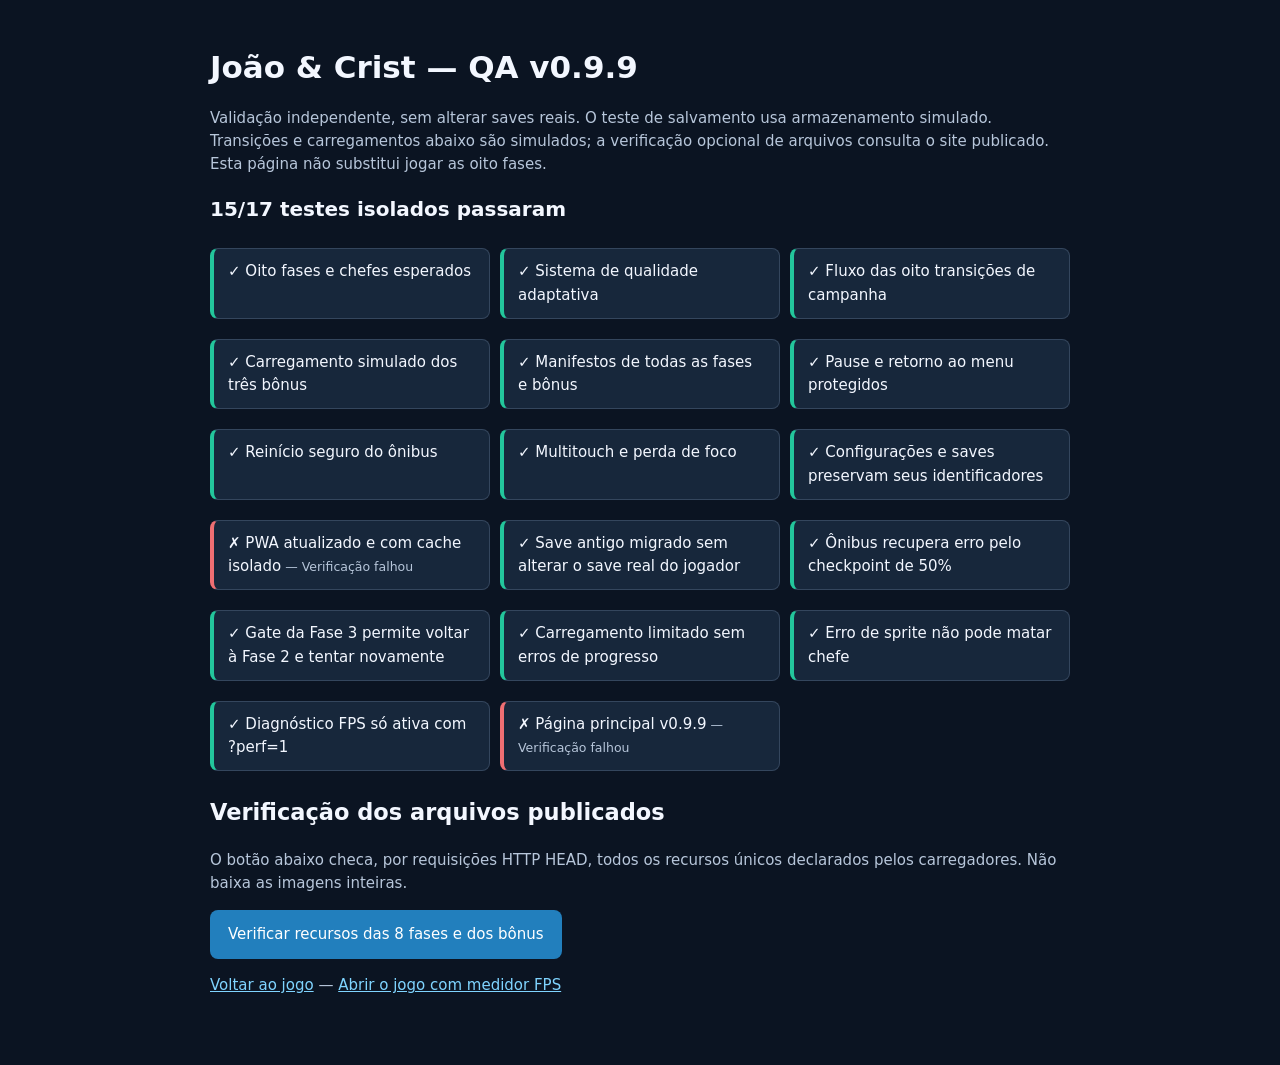
<file: tests/qa-v099.html>
<!doctype html>
<html lang="pt-BR">
<head>
<meta charset="utf-8">
<meta name="viewport" content="width=device-width, initial-scale=1">
<title>QA de campanha e bônus — João & Crist v0.9.9</title>
<style>
:root{color-scheme:dark}
body{margin:0;background:#0b1422;color:#f3f7ff;font:15px/1.55 system-ui,-apple-system,sans-serif}
main{max-width:860px;margin:auto;padding:28px 18px 52px}
h1{font-size:clamp(23px,4vw,31px);line-height:1.2}
p,small{color:#b7c6da}
.grid{display:grid;grid-template-columns:repeat(auto-fit,minmax(230px,1fr));gap:10px}
article{border:1px solid #34465d;background:#17273b;padding:11px 14px;border-radius:8px;margin:5px 0}
.ok{border-left:4px solid #23c69c}.fail{border-left:4px solid #ef6f73}
button{background:#227fbd;color:#fff;border:0;padding:13px 18px;border-radius:8px;cursor:pointer;font:inherit}
button:disabled{opacity:.5;cursor:wait}
#summary{font-size:20px;font-weight:750;margin:18px 0}
#networkProgress{white-space:pre-wrap}
a{color:#7fd4ff}
</style>
<script>
window.__qaLoads=[];
window.__qaReleases=[];
window.assetManager={
 loadGroup:async function(group,images,onProgress){
   window.__qaLoads.push({group:group,count:images.length});
   if(onProgress) onProgress(1,{loaded:images.length,total:images.length});
   return {loaded:images.length,total:images.length};
 },
 releaseGroup:function(group){window.__qaReleases.push(group);},
 stats:function(){return {simulated:true,records:0,groups:0}}
};
window.soundSystem={preloadTypes:async function(keys,callback){if(callback)callback(keys.length,keys.length)},releaseTypes:function(){}};
</script>
<script src="../js/performance-system.js"></script>
<script src="../js/level.js"></script>
<script src="../js/level-loader.js"></script>
</head>
<body>
<main>
<h1>João & Crist — QA v0.9.9</h1>
<p>Validação independente, sem alterar saves reais. O teste de salvamento usa armazenamento simulado. Transições e carregamentos abaixo são simulados; a verificação opcional de arquivos consulta o site publicado. Esta página não substitui jogar as oito fases.</p>
<div id="summary">Executando...</div>
<div id="results" class="grid"></div>
<h2>Verificação dos arquivos publicados</h2>
<p>O botão abaixo checa, por requisições HTTP HEAD, todos os recursos únicos declarados pelos carregadores. Não baixa as imagens inteiras.</p>
<button id="verifyAssets" type="button">Verificar recursos das 8 fases e dos bônus</button>
<p id="networkProgress"></p>
<div id="networkErrors"></div>
<p><a href="../">Voltar ao jogo</a> — <a href="../?perf=1">Abrir o jogo com medidor FPS</a></p>
</main>
<script>
(function(){
 'use strict';
 const output=document.getElementById('results');
 const status=document.getElementById('summary');
 const rows=[];
 const assert=(v,m)=>{if(!v)throw Error(m||'Verificação falhou');};
 async function run(label,fn){
   try{await fn();rows.push({label,ok:true});}
   catch(e){rows.push({label,ok:false,detail:String(e?.message||e)});}
   output.replaceChildren();
   for(const row of rows){
     const el=document.createElement('article');el.className=row.ok?'ok':'fail';
     el.textContent=(row.ok?'✓ ':'✗ ')+row.label;
     if(row.detail){const small=document.createElement('small');small.textContent=' — '+row.detail;el.appendChild(small);}
     output.appendChild(el);
   }
   status.textContent=rows.filter(x=>x.ok).length+'/'+rows.length+' testes isolados passaram';
 }
 async function readFile(path){
   const r=await fetch('../'+path,{cache:'no-store'});
   assert(r.ok,'HTTP '+r.status+': '+path);
   return r.text();
 }
 function manifests(){
   const api=window.LevelAssetManifests;
   assert(api&&window.LEVELS_REF?.length===8,'Carregadores das 8 fases indisponíveis');
   return [...Array.from({length:8},(_,i)=>api.level(i,['João','Crist'])),api.bus(),api.fishing(['João','Crist']),api.club(['João','Crist'])];
 }
 async function initial(){
   await run('Oito fases e chefes esperados',()=>{
     assert(window.LEVELS_REF?.length===8);
     assert(window.LEVELS_REF[5].hasTechBoss);
     assert(window.LEVELS_REF[6].hasShadowBoss);
     assert(window.LEVELS_REF[7].hasGodBoss);
   });
   await run('Sistema de qualidade adaptativa',()=>{
     const p=new PerformanceSystem({data:{graphicsQuality:'auto'},save(){}});
     assert(p.shouldUpdateEnemy({x:800,w:50,life:10},0,1000));
     p.frameCounter=1;
     assert(!p.shouldUpdateEnemy({x:8000,w:50,life:10,__perfPhase:0},0,1000));
     assert(p.shouldUpdateEnemy({x:8000,w:50,life:10,isBoss:true},0,1000));
   });
   await run('Fluxo das oito transições de campanha',async()=>{
     for(let i=0;i<8;i++){
       let loaded=false;
       const ok=await window.levelManager.transitionLevel(i,{afterLoad:()=>{loaded=true}});
       assert(ok&&loaded&&window.levelManager.currentLevelIndex===i,'Falha na transição '+(i+1));
     }
     assert(window.__qaReleases.filter(x=>x.startsWith('level:')).length===7,'Liberação de fases anteriores falhou');
   });
   await run('Carregamento simulado dos três bônus',async()=>{
     for(const type of ['bus','club','fishing']){
       let loaded=false;
       const ok=await window.levelManager.loadBonus(type,{afterLoad:()=>loaded=true});
       assert(ok&&loaded,'Bônus não carregou: '+type);
       window.levelManager.releaseBonus(type);
     }
   });
   await run('Manifestos de todas as fases e bônus',()=>{
     const all=manifests();
     assert(all.length===11);
     for(const m of all) assert(m.images.length>0,'Manifesto vazio: '+m.name);
   });
   await run('Pause e retorno ao menu protegidos',async()=>{
     const src=await readFile('js/main.js');
     assert(src.includes('window.GameRuntime?.resumeTimers?.()'),'Timer não é retomado');
     assert(src.includes('window.busSequence?.reset?.()'),'Estado do ônibus não é limpo');
     assert(src.includes("for (const bonus of ['bus', 'fishing', 'club'])"),'Bônus não são liberados');
   });
   await run('Reinício seguro do ônibus',async()=>{
     const src=await readFile('js/bus-sequence.js');
     assert(src.includes('reset() {')&&src.includes('window.assetManager.isLoaded(spritePaths.idle)'));
   });
   await run('Multitouch e perda de foco',async()=>{
     const [touch,main]=await Promise.all([readFile('js/touch-controls.js'),readFile('js/main.js')]);
     assert(touch.includes('activeTouches.has(id)')&&touch.includes('remaining.some('));
     assert(main.includes("window.addEventListener('blur', releaseHeldInputs)"));
   });
   await run('Configurações e saves preservam seus identificadores',async()=>{
     const [save,settings]=await Promise.all([readFile('js/save-system.js'),readFile('js/settings-system.js')]);
     assert(save.includes("'joaoCristSave'")&&settings.includes("'joaoCristSettings'"));
   });
   await run('PWA atualizado e com cache isolado',async()=>{
     const sw=await readFile('sw.js');
     assert(sw.includes('joao-crist-v099-20261030'));
     assert(sw.includes('key.startsWith(CACHE_PREFIX)')&&sw.includes('SCOPE_PATH'));
   });
   await run('Save antigo migrado sem alterar o save real do jogador',async()=>{
     const source=await readFile('js/save-system.js');
     const map=new Map();
     const storage={getItem:k=>map.get(k)||null,setItem:(k,v)=>map.set(k,String(v)),removeItem:k=>map.delete(k)};
     const Save=new Function('window','localStorage',source+';return SaveSystem;')({DEV:false},storage);
     map.set('joaoCristSave',JSON.stringify({highestLevel:8,playerProgress:{João:{level:25,xp:60}}}));
     const migrated=new Save();
     assert(migrated.load().gameCompleted,'Save legado não foi migrado');
     assert(migrated.loadPlayerProgress('João').level===25,'Evolução foi perdida');
     map.set('joaoCristSave',JSON.stringify({highestLevel:8,gameCompleted:false}));
     assert(new Save().load().gameCompleted===false,'Save incompleto foi marcado como vitória');
     map.delete('joaoCristSave');
     const session=new Save();
     session.saveCampaignCheckpoint({levelIndex:1,playerCount:2,selectedCharacters:['João','Crist'],score:950});
     const restored=new Save().loadCampaignCheckpoint();
     assert(restored.levelIndex===1&&restored.playerCount===2&&restored.score===950);
   });
   await run('Ônibus recupera erro pelo checkpoint de 50%',async()=>{
     const source=await readFile('js/bus-sequence.js');
     const loaded=new Set();
     const asset={
       image:path=>{loaded.add(path);return {complete:true,naturalWidth:10};},
       placeholder:path=>({complete:true,naturalWidth:10}),
       loadImage:async path=>{loaded.add(path);},
       isLoaded:path=>loaded.has(path)
     };
     const noop=()=>{};
     const fake={assetManager:asset,GameDebugConsole:{log:noop},soundSystem:{startLoop:noop,stopLoop:noop,stopMusic:noop,startMusic:noop,playSound:noop}};
     new Function('window','performance',source)(fake,performance);
     const bus=fake.busSequence;
     bus.run={state:'running',checkpointReached:true,checkpoint:{progress:50,lane:2,resistance:75,elapsed:42,collisions:1,score:900}};
     bus.errorMessage={title:'TESTE'};
     assert(bus.retryAfterError(),'Não reiniciou');
     assert(bus.run.progress===50&&bus.run.targetLane===2&&bus.run.resistance===75&&bus.errorMessage===null);
     bus.phase2Waiting=true;bus.reset();
     assert(bus.run===null&&!bus.phase2Waiting,'Estado do ônibus permaneceu após reset');
   });
   await run('Gate da Fase 3 permite voltar à Fase 2 e tentar novamente',async()=>{
     const src=await readFile('js/main.js');
     const a=src.indexOf('function loadLevel(index) {'),b=src.indexOf('\nfunction createEnemySafe(',a);
     assert(a>=0&&b>a,'Função loadLevel não encontrada');
     const body=src.slice(a,b);
     const history={resets:0,releases:[],checkpoints:[],blocked:0};
     const win={GameRuntime:{cancelTimersFor(){}},busSequence:{run:{state:'finish'},reset(){this.run=null;history.resets++;}},levelManager:{releaseBonus:k=>history.releases.push(k)}};
     const players=[{name:'João',life:100,w:44,h:100,evolution:{level:2}}];
     const setup=[
       'let currentLevelIndex=0,currentLevel=null,levelLoadToken=0,cameraX=0,enemySpawnDirector=null,levelGateActive=false,gameState="playing",score=700,playerCount=1,levelIntroTimer=0,levelStartTime=0,levelDamageTaken=0,bossSpawned=false,bossPhase=false,bossDefeated=false,bossWarningTimer=0,phase3ColonelIntroPlayed=false,waveSystem=null;',
       'const GameState={GAME_OVER:"gameover",VICTORY:"victory"};',
       'const LEVELS=Array.from({length:8},(_,i)=>({id:i+1,getGround(){return 530},useWaves:false}));',
       'const selectedCharacters=["João",null];',
       'let players=PS,enemies=[],particles=[],powerUps=[],destructibles=[];',
       'const gameOverScreen={activate:()=>history.blocked++};',
       'const saveSystem={saveCampaignCheckpoint:cp=>history.checkpoints.push(cp)};',
       'function refreshMenuOptions(){}',
       'function spawnEnemies(){}',
       'function spawnPowerUps(){}',
       'function checkLevelRequirement(index,ps){return index!==2||ps[0].evolution.level>=3;}'
     ].join('\n');
     const harness=new Function('window','PS','history',setup+'\n'+body+'\nreturn {loadLevel,get:()=>({index:currentLevelIndex,gate:levelGateActive,state:gameState})};')(win,players,history);
     harness.loadLevel(2);
     assert(harness.get().gate&&history.releases.includes('bus')&&history.resets===1);
     win.busSequence.run={state:'finish'};
     harness.loadLevel(1);
     assert(!harness.get().gate&&win.busSequence.run===null&&history.checkpoints.at(-1).levelIndex===1);
     players[0].evolution.level=3;
     harness.loadLevel(2);
     assert(!harness.get().gate&&history.checkpoints.at(-1).levelIndex===2);
   });
   await run('Carregamento limitado sem erros de progresso',async()=>{
     const source=await readFile('js/runtime-stability.js');
     const ctx={};
     new Function('window','navigator','performance','Image',source)(ctx,{deviceMemory:2},performance,class{});
     const manager=ctx.assetManager;
     let active=0,peak=0,progress=[];
     manager.loadImage=async path=>{
       active++;peak=Math.max(peak,active);
       await Promise.resolve();await Promise.resolve();await Promise.resolve();
       active--;
     };
     const images=Array.from({length:31},(_,i)=>'asset-test-'+i);
     await manager.loadGroup('qa:memory',images,(p)=>progress.push(p));
     assert(peak===3,'Carregamento de celular excedeu 3 simultâneos: '+peak);
     assert(progress.length===32&&progress[0]===0&&progress.at(-1)===1,'Progresso inválido');
     assert(progress.every((p,i)=>i===0||p>=progress[i-1]),'Progresso regrediu');
   });
   await run('Erro de sprite não pode matar chefe',async()=>{
     const src=await readFile('js/main.js');
     const first=src.indexOf('function drawEnemyFallback(');
     const last=src.indexOf('\nfunction safeGameLoopFrame(',first);
     const start=src.indexOf('        // Atualizar e desenhar inimigos\n');
     const end=src.indexOf('            // Verificar colisão dos ataques dos jogadores',start);
     assert(first>=0&&last>first&&start>=0&&end>start,'Rotina de resgate não encontrada');
     const ctx={save(){},restore(){},fillRect(){},strokeRect(){},fillText(){}};
     const boss={x:350,y:300,w:80,h:110,isBoss:true,life:200,update(){},draw(){throw Error('sprite indisponível')}};
     const logs={error(){}};
     const game={gamePerformance:null,GameDebugConsole:{error(){}}};
     const test=new Function('ctx','enemies','players','cameraX','canvas','window','performance','currentLevelIndex','console',
       src.slice(first,last)+'\n'+src.slice(start,end)+'\n        });');
     test(ctx,[boss],[],0,{width:1000},game,performance,7,logs);
     assert(boss.life===200&&!boss.dead,'Chefe foi morto por erro de sprite');
     assert(Number.isFinite(boss.__drawErrorRetryAt),'Tentativa posterior ausente');
   });
   await run('Diagnóstico FPS só ativa com ?perf=1',async()=>{
     const [src,main,index]=await Promise.all([
       readFile('js/performance-monitor.js'),readFile('js/main.js'),readFile('index.html')
     ]);
     assert(src.includes("get('perf') !== '1'"),'Overlay sempre ligado');
     assert(src.includes("pointer-events:none"),'Overlay pode bloquear toque');
     assert(main.includes('diagnosticsSnapshot = () =>'), 'Snapshot FPS ausente');
     assert(index.includes("js/performance-monitor.js"), 'Overlay não incluído');
   });
   await run('Página principal v0.9.9',async()=>{
     const main=await readFile('index.html');
     assert(main.includes('v0.9.9 16-BIT EDITION'));
     assert(main.includes("js/performance-system.js"));
   });
 }
 document.getElementById('verifyAssets').addEventListener('click',async()=>{
   const button=document.getElementById('verifyAssets'),log=document.getElementById('networkProgress'),out=document.getElementById('networkErrors');
   button.disabled=true;out.replaceChildren();
   try{
     const paths=[...new Set(manifests().flatMap(m=>m.images))];
     let next=0,done=0;const failed=[];
     log.textContent='Verificando 0/'+paths.length+' arquivos...';
     const worker=async()=>{
       while(next<paths.length){
         const path=paths[next++];
         try{
           const r=await fetch('../'+path,{method:'HEAD',cache:'no-store'});
           if(!r.ok)failed.push(path+' — HTTP '+r.status);
         }catch(e){failed.push(path+' — '+String(e?.message||e));}
         done++;log.textContent='Verificando '+done+'/'+paths.length+' arquivos...';
       }
     };
     await Promise.all(Array.from({length:6},worker));
     log.textContent=(paths.length-failed.length)+'/'+paths.length+' arquivos HTTP acessíveis; '+failed.length+' falha(s).';
     for(const f of failed.slice(0,40)){const el=document.createElement('article');el.className='fail';el.textContent=f;out.appendChild(el);}
     if(failed.length>40){const el=document.createElement('p');el.textContent='Outras '+(failed.length-40)+' falhas não exibidas.';out.appendChild(el);}
   }catch(e){log.textContent='Falha na auditoria: '+String(e?.message||e);}
   finally{button.disabled=false;}
 });
 initial().catch(e=>{status.textContent='Erro de inicialização: '+String(e?.message||e)});
})();
</script></body></html>
</file>
<file: style.css>
* {
    margin: 0;
    padding: 0;
    box-sizing: border-box;
}

body {
    margin: 0;
    background: radial-gradient(ellipse at bottom, #1b2735 0%, #090a0f 100%);
    display: flex;
    justify-content: center;
    align-items: center;
    height: 100vh;
    font-family: 'Trebuchet MS', 'Arial Black', Arial, sans-serif;
    overflow: hidden;
    position: relative;
}

/* Estrelas animadas no fundo */
body::before {
    content: '';
    position: absolute;
    top: 0;
    left: 0;
    width: 100%;
    height: 100%;
    background-image: 
        radial-gradient(2px 2px at 20px 30px, white, rgba(0,0,0,0)),
        radial-gradient(2px 2px at 60px 70px, white, rgba(0,0,0,0)),
        radial-gradient(1px 1px at 50px 50px, white, rgba(0,0,0,0)),
        radial-gradient(1px 1px at 130px 80px, white, rgba(0,0,0,0)),
        radial-gradient(2px 2px at 90px 10px, white, rgba(0,0,0,0));
    background-repeat: repeat;
    background-size: 200px 200px;
    opacity: 0.7;
    animation: twinkle 5s infinite;
    pointer-events: none;
}

@keyframes twinkle {
    0%, 100% { opacity: 0.7; }
    50% { opacity: 0.3; }
}

#game-container {
    position: relative;
    box-shadow: 
        0 0 60px rgba(255, 0, 255, 0.3),
        0 0 100px rgba(0, 255, 255, 0.2),
        inset 0 0 20px rgba(0, 0, 0, 0.5);
    border-radius: 10px;
    overflow: hidden;
    border: 4px solid transparent;
    background: linear-gradient(45deg, #ff00ff, #00ffff, #ffff00, #ff00ff);
    background-size: 300% 300%;
    animation: borderGlow 3s ease infinite;
    padding: 4px;
}

@keyframes borderGlow {
    0%, 100% { background-position: 0% 50%; }
    50% { background-position: 100% 50%; }
}

canvas {
    display: block;
    background: #000;
    border-radius: 6px;
}

/* Efeito neon no hover */
#game-container:hover {
    box-shadow: 
        0 0 80px rgba(255, 0, 255, 0.5),
        0 0 120px rgba(0, 255, 255, 0.3),
        inset 0 0 30px rgba(0, 0, 0, 0.5);
}

/* v0.9.4 - camada mobile */
#touch-controls{position:absolute;inset:0;z-index:900;pointer-events:none;display:none;user-select:none;-webkit-user-select:none;touch-action:none}
#touch-controls .touch-left,#touch-controls .touch-right{position:absolute;bottom:18px;display:flex;gap:12px;align-items:flex-end;pointer-events:auto}
#touch-controls .touch-left{left:18px}
#touch-controls .touch-right{right:18px;max-width:330px;flex-wrap:wrap;justify-content:flex-end}
#touch-controls button{border:2px solid rgba(255,255,255,.72);background:rgba(7,12,20,.68);color:#fff;border-radius:50%;width:72px;height:72px;font:700 16px 'Righteous',sans-serif;backdrop-filter:blur(5px);box-shadow:0 5px 18px rgba(0,0,0,.35);touch-action:none}
#touch-controls button.attack{width:82px;height:82px;border-color:#ffcf4a;background:rgba(142,60,0,.72)}
#touch-controls button.ranged{border-color:#5be7ff;background:rgba(0,91,135,.72)}
#touch-controls button.dash{border-color:#d5a6ff}
#touch-controls button.jump{border-color:#7dff9c}
#touch-controls button.pressed{transform:scale(.92);filter:brightness(1.35)}
@media (pointer:coarse),(max-width:900px){#touch-controls{display:block}.version-tag{font-size:11px!important;top:4px!important;right:4px!important;padding:3px 6px!important}body{height:100dvh}#game-container{width:100vw;max-height:100dvh}}
@media (max-width:650px){#touch-controls button{width:60px;height:60px;font-size:13px}#touch-controls button.attack{width:70px;height:70px}.touch-right{gap:8px!important;max-width:270px!important}}
</file>
